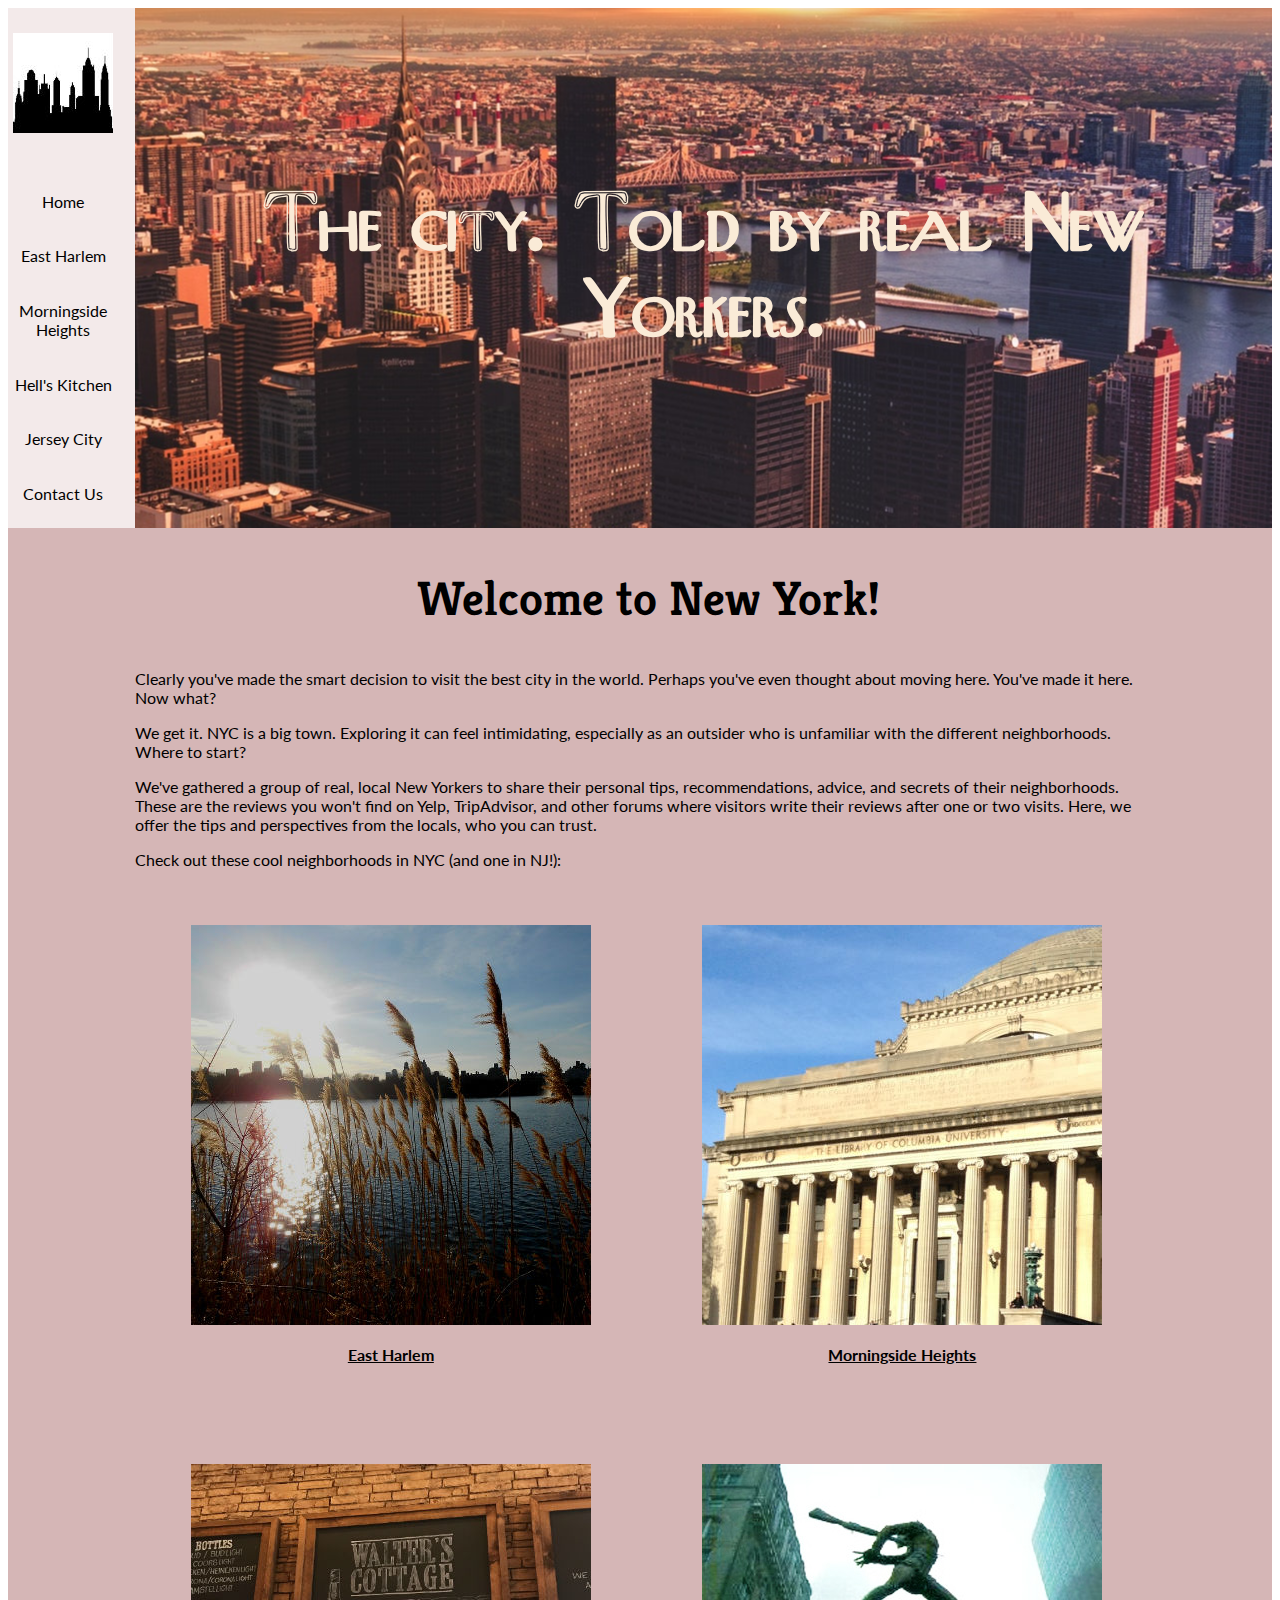
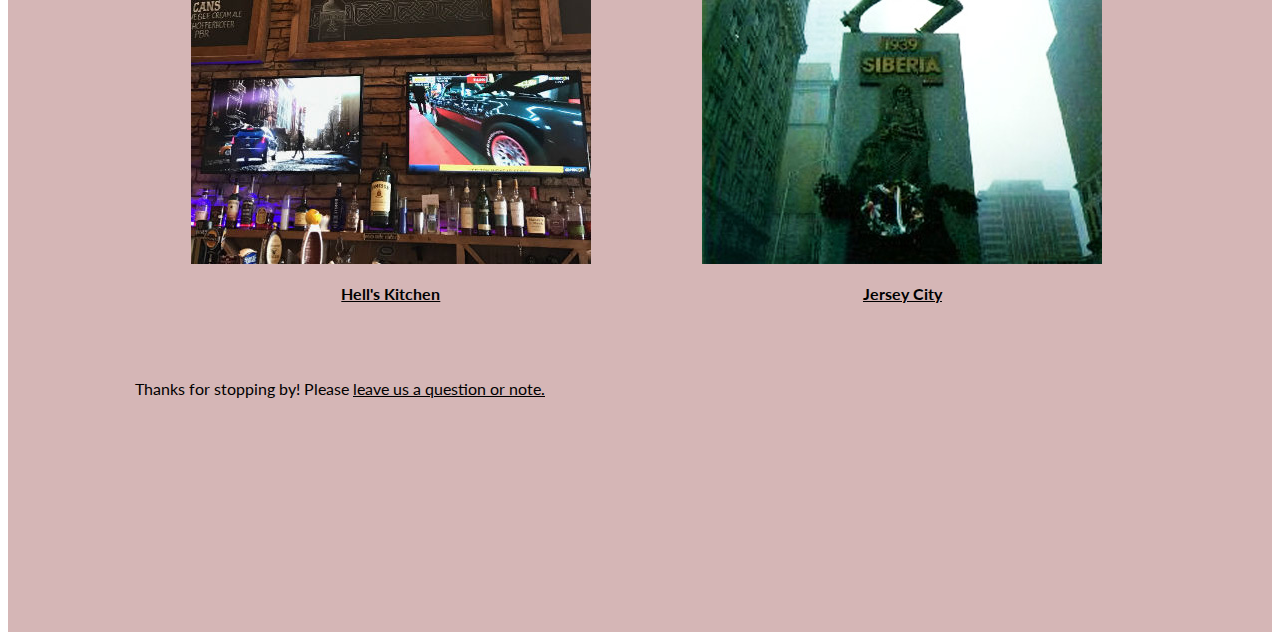
<file: group/index.html>
<!DOCTYPE html>
<html>

<head>
    <link rel="stylesheet" href="css/group-homepage.css" type="text/css" />
    <link href="https://fonts.googleapis.com/css?family=Lato" rel="stylesheet">
    <link href="https://fonts.googleapis.com/css?family=Kreon" rel="stylesheet">
    <link rel="stylesheet" href="https://cdnjs.cloudflare.com/ajax/libs/font-awesome/4.7.0/css/font-awesome.min.css">
</head>
    
<body>
	<div class="LWmain">
        <div class="LWnavbar">
                <ul class="LWnavbar-list"> 
                    <li><img src="images/logo4-resize.jpg"/></li>
                    <li><a href="#">Home</a></li>
                    <li><a href="#eastharlempage">East Harlem</a></li>
                    <li><a href="#morningsidepage">Morningside Heights</a></li>
                    <li><a href="#hellskitchenpage">Hell's Kitchen</a></li>
                    <li><a href="#jerseycitypage">Jersey City</a></li>
                    <li><a href="#contactuspage">Contact Us</a></li>    
                </ul>
         
        </div>
        
        <div class="LWchildpage">
            <div class="LWheroimage">
                <h1>The city. Told by real New Yorkers.</h1>    
            </div>
            <div class="LWarticle-title">
                <h2>Welcome to New York!</h2>
            </div>
            <div class="LWarticle-content">
                <p>Clearly you've made the smart decision to visit the best city in the world. Perhaps you've even thought about moving here. You've made it here. Now what?</p>
                <p>We get it. NYC is a big town. Exploring it can feel intimidating, especially as an outsider who is unfamiliar with the different neighborhoods. Where to start?
                </p>
                <p>We've gathered a group of real, local New Yorkers to share their personal tips, recommendations, advice, and secrets of their neighborhoods. These are the reviews you won't find on Yelp, TripAdvisor, and other forums where visitors write their reviews after one or two visits. Here, we offer the tips and perspectives from the locals, who you can trust.
                </p>
                <p>Check out these cool neighborhoods in NYC (and one in NJ!):</p>
            </div>
            
            <div class="LWtile-blocks-1">
                <div class="LWeast-harlem-tile">
                    <img src="images/centralpark.jpg">
                    <a href="#eastharlempage"><strong>East Harlem</strong></a>
                </div> 
                <div class="LWmorningside-tile">
                    <img src="images/columbia2.JPG">
                    <a href="#morningsidepage"><strong>Morningside Heights</strong></a>
                </div>    
             </div> 
            
            <div class="LWtile-blocks-2">              
                <div class="LWhells-kitchen-tile">
                    <img src="images/walters-cottage.JPG">
                    <a href="#hellskitchenpage"><strong>Hell's Kitchen</strong></a>
                </div>      
                <div class="LWjersey-city-tile">
                    <img src="images/exchange_place_jc.jpg">
                    <a href="#jerseycitypage"><strong>Jersey City</strong></a>
                </div>           
            </div>
            
            <div class="LWend-paragraph-note">
                <p>Thanks for stopping by! Please <a href="#contactuspage">leave us a question or note. </a></p>
                
                <div class="LWfooter-logos">
                <a href="#" class="LWfa fa-facebook"></a>
                <a href="#" class="LWfa fa-instagram"></a>
                <a href="#" class="LWfa fa-twitter"></a>
                <a href="#" class="LWfa fa-snapchat-ghost"></a>
                <a href="#" class="LWfa fa-youtube"></a>
            </div> 
            
            </div>
        </div>
        
  </div>
	
</body>
	
</html>
</file>
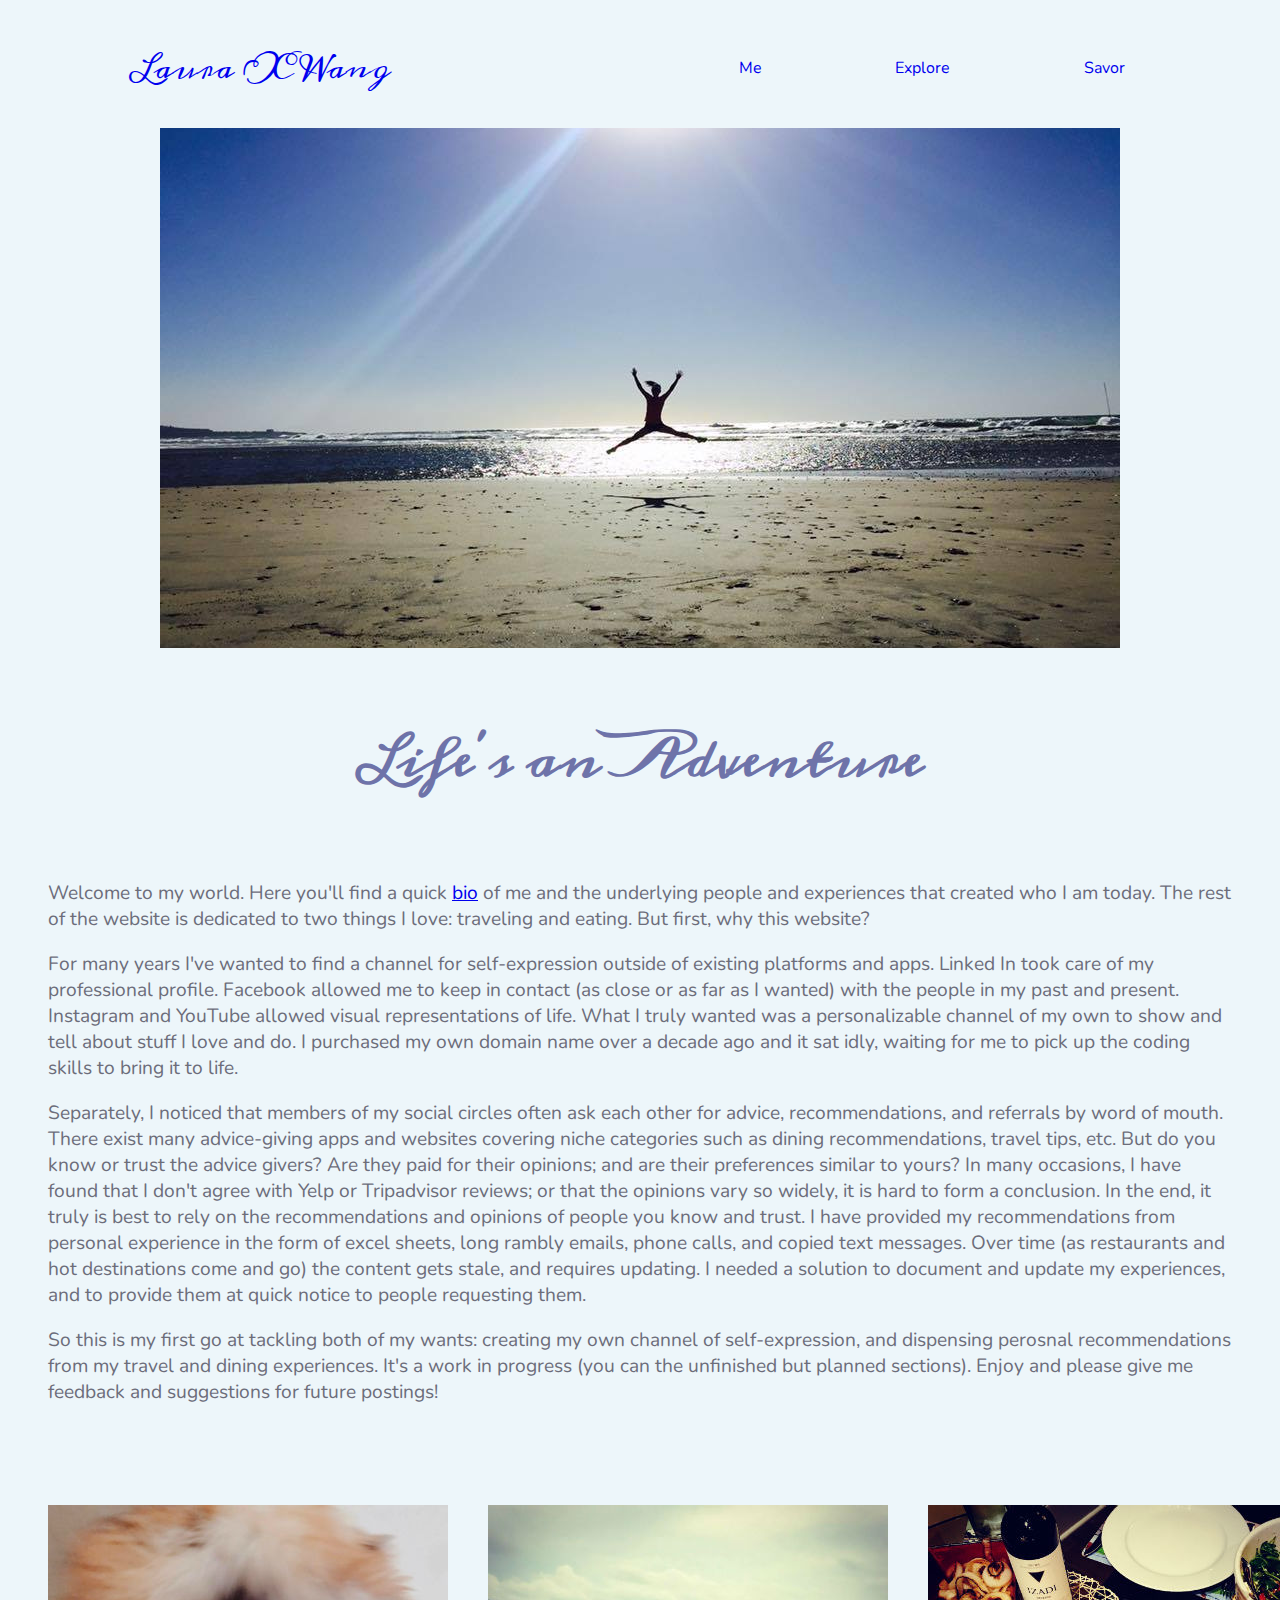
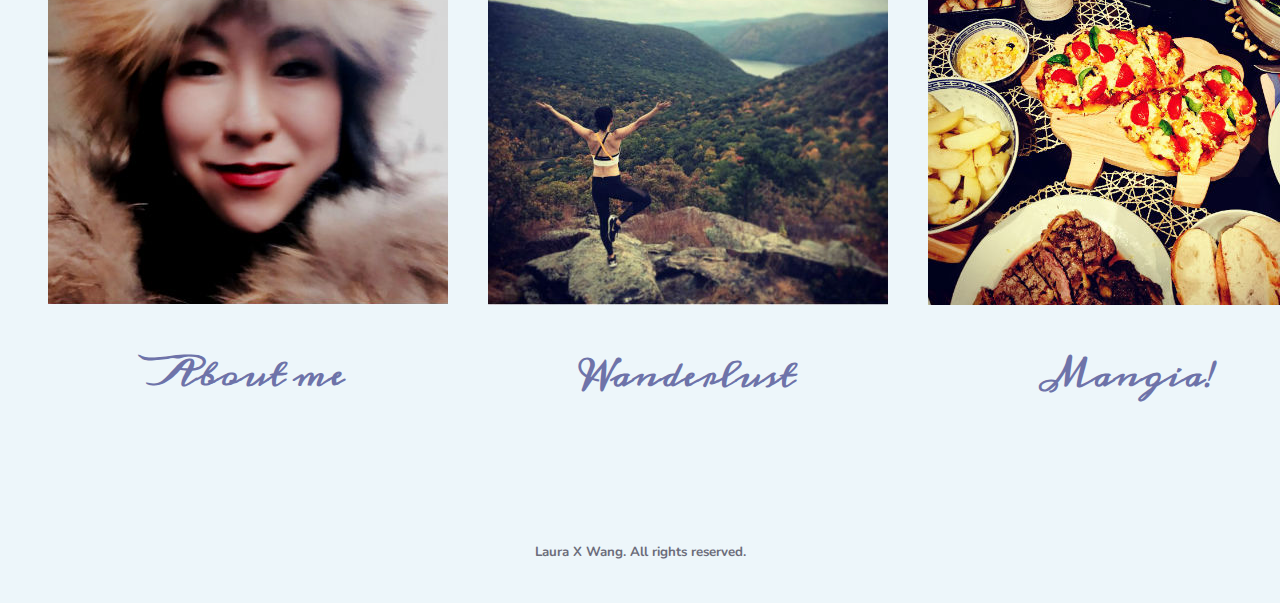
<file: My website/index.html>
<!DOCtype html>
<html>
<head>
    <link rel="stylesheet" href="css/stylesheet.css" type="text/css" />
    <link href="https://fonts.googleapis.com/css?family=Meddon" rel="stylesheet">
    <link href="https://fonts.googleapis.com/css?family=Meddon|Nunito" rel="stylesheet">
</head>

<body>
    <div class="nav-bar">
        <div class="nav-bar-items">
            <div class="my-name">
                <a href="#">Laura X Wang</a>
            </div>
            <div class="nav-links">
                <ul class=indiv-page-links>
                    <li><a href="mepage.html">Me</a></li>
                    <!-- START dropdown code -->
                    <li>
                        <div class="explore-dropdown">
                            <button class="dropbtn"><a href="explore.html">Explore</a><i class="fa fa-caret-down"></i>
                            </button>
                            <div class="dropdown-content">
                              <a href="Indonesia.html">Indonesia</a>
                              <a href="#">Ireland</a>
                              <a href="#">China</a>
                            </div>
                        </div>
                    </li>
                    <!-- END dropdown code  -->
                    <li><a href="#">Savor</a></li>
                </ul>
            </div>
        </div>
    </div>
    
    <div class="homepage-heroimage">
    </div>
    
    <div class="homepage-title">
        <h2>Life's an Adventure</h2>
    </div>
    
    <div class="homepage-content">
        <p>Welcome to my world. Here you'll find a quick <a href="mepage.html">bio</a> of me and the underlying people and experiences that created who I am today. The rest of the website is dedicated to two things I love: traveling and eating. But first, why this website?</p>
        
        <p>For many years I've wanted to find a channel for self-expression outside of existing platforms and apps. Linked In took care of my professional profile. Facebook allowed me to keep in contact (as close or as far as I wanted) with the people in my past and present. Instagram and YouTube allowed visual representations of life. What I truly wanted was a personalizable channel of my own to show and tell about stuff I love and do. I purchased my own domain name over a decade ago and it sat idly, waiting for me to pick up the coding skills to bring it to life.</p>
        
        <p>Separately, I noticed that members of my social circles often ask each other for advice, recommendations, and referrals by word of mouth. There exist many advice-giving apps and websites covering niche categories such as dining recommendations, travel tips, etc. But do you know or trust the advice givers? Are they paid for their opinions; and are their preferences similar to yours? In many occasions, I have found that I don't agree with Yelp or Tripadvisor reviews; or that the opinions vary so widely, it is hard to form a conclusion. In the end, it truly is best to rely on the recommendations and opinions of people you know and trust. I have provided my recommendations from personal experience in the form of excel sheets, long rambly emails, phone calls, and copied text messages. Over time (as restaurants and hot destinations come and go) the content gets stale, and requires updating. I needed a solution to document and update my experiences, and to provide them at quick notice to people requesting them. 
        </p>
        
        <p>So this is my first go at tackling both of my wants: creating my own channel of self-expression, and dispensing perosnal recommendations from my travel and dining experiences. It's a work in progress (you can the unfinished but planned sections). Enjoy and please give me feedback and suggestions for future postings!</p>

    </div>
    
    <div class="homepage-tiles">
        <div class="me-tile-block">
            <a href="mepage.html"><img src="images/bond-girl.jpg"/>
            </a>
            <div class="tile-text">
                <h3>About me</h3>
            </div>
        </div>
        
        <div class="explore-tile-block">
            <a href="explore.html"><img src="images/hudsonrivervalley.jpg"/>
            </a>
            <div class="tile-text">
                <h3>Wanderlust</h3>
            </div>
        </div>
        
        <div class="savor-tile-block">
            <a href="#savorpage"><img src="images/sheep-pizza.JPG"/>
            </a>
            <div class="tile-text">
                <h3>Mangia!</h3>
            </div>
        </div>

       
    </div>

    
    <div class="footer">
        <h5> Laura X Wang. All rights reserved.</h5>    
    </div>
    
</body>
</html>
</file>
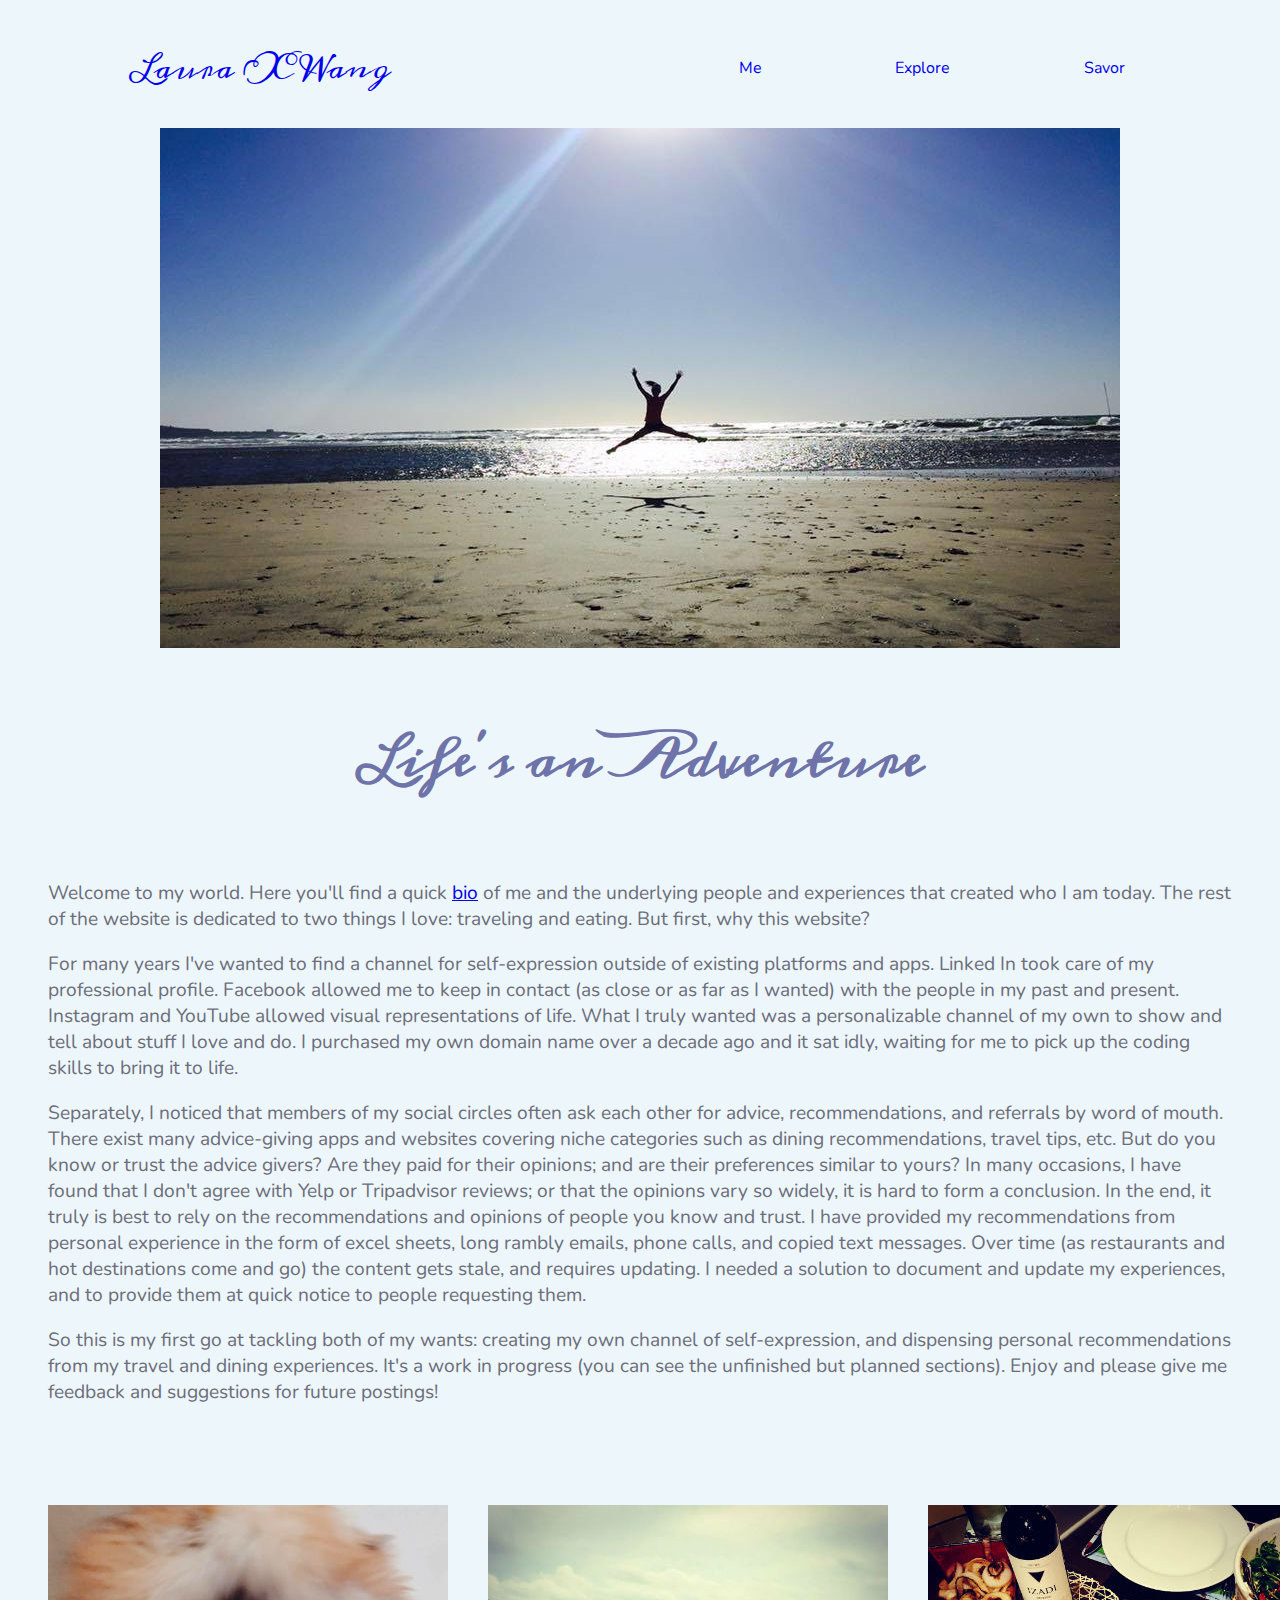
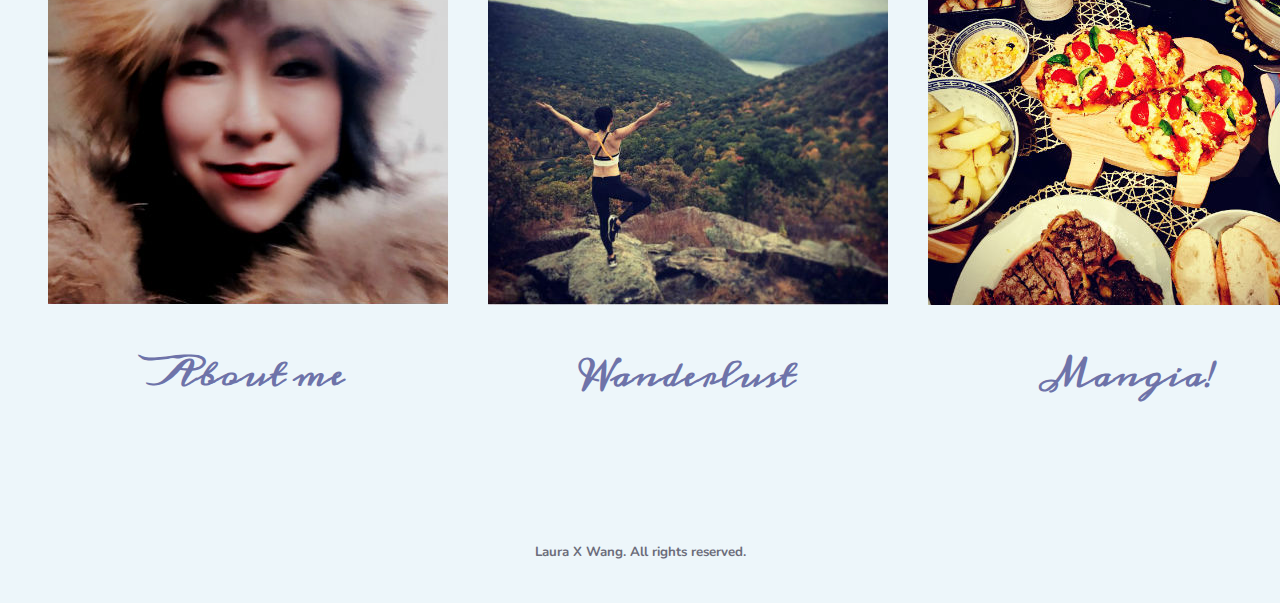
<file: my-website/index.html>
<!DOCtype html>
<html>
<head>
    <link rel="stylesheet" href="css/stylesheet.css" type="text/css" />
    <link href="https://fonts.googleapis.com/css?family=Meddon" rel="stylesheet">
    <link href="https://fonts.googleapis.com/css?family=Meddon|Nunito" rel="stylesheet">
</head>

<body>
    <div class="nav-bar">
        <div class="nav-bar-items">
            <div class="my-name">
                <a href="#">Laura X Wang</a>
            </div>
            <div class="nav-links">
                <ul class=indiv-page-links>
                    <li><a href="mepage.html">Me</a></li>
                    <!-- START dropdown code -->
                    <li>
                        <div class="explore-dropdown">
                            <button class="dropbtn"><a href="explore.html">Explore</a><i class="fa fa-caret-down"></i>
                            </button>
                            <div class="dropdown-content">
                              <a href="Indonesia.html">Indonesia</a>
                              <a href="#">Ireland</a>
                              <a href="#">China</a>
                            </div>
                        </div>
                    </li>
                    <!-- END dropdown code  -->
                    <li><a href="#">Savor</a></li>
                </ul>
            </div>
        </div>
    </div>
    
    <div class="homepage-heroimage">
    </div>
    
    <div class="homepage-title">
        <h2>Life's an Adventure</h2>
    </div>
    
    <div class="homepage-content">
        <p>Welcome to my world. Here you'll find a quick <a href="mepage.html">bio</a> of me and the underlying people and experiences that created who I am today. The rest of the website is dedicated to two things I love: traveling and eating. But first, why this website?</p>
        
        <p>For many years I've wanted to find a channel for self-expression outside of existing platforms and apps. Linked In took care of my professional profile. Facebook allowed me to keep in contact (as close or as far as I wanted) with the people in my past and present. Instagram and YouTube allowed visual representations of life. What I truly wanted was a personalizable channel of my own to show and tell about stuff I love and do. I purchased my own domain name over a decade ago and it sat idly, waiting for me to pick up the coding skills to bring it to life.</p>
        
        <p>Separately, I noticed that members of my social circles often ask each other for advice, recommendations, and referrals by word of mouth. There exist many advice-giving apps and websites covering niche categories such as dining recommendations, travel tips, etc. But do you know or trust the advice givers? Are they paid for their opinions; and are their preferences similar to yours? In many occasions, I have found that I don't agree with Yelp or Tripadvisor reviews; or that the opinions vary so widely, it is hard to form a conclusion. In the end, it truly is best to rely on the recommendations and opinions of people you know and trust. I have provided my recommendations from personal experience in the form of excel sheets, long rambly emails, phone calls, and copied text messages. Over time (as restaurants and hot destinations come and go) the content gets stale, and requires updating. I needed a solution to document and update my experiences, and to provide them at quick notice to people requesting them. 
        </p>
        
        <p>So this is my first go at tackling both of my wants: creating my own channel of self-expression, and dispensing personal recommendations from my travel and dining experiences. It's a work in progress (you can see the unfinished but planned sections). Enjoy and please give me feedback and suggestions for future postings!</p>

    </div>
    
    <div class="homepage-tiles">
        <div class="me-tile-block">
            <a href="mepage.html"><img src="images/bond-girl.jpg"/>
            </a>
            <div class="tile-text">
                <h3>About me</h3>
            </div>
        </div>
        
        <div class="explore-tile-block">
            <a href="explore.html"><img src="images/hudsonrivervalley.jpg"/>
            </a>
            <div class="tile-text">
                <h3>Wanderlust</h3>
            </div>
        </div>
        
        <div class="savor-tile-block">
            <a href="#savorpage"><img src="images/sheep-pizza.JPG"/>
            </a>
            <div class="tile-text">
                <h3>Mangia!</h3>
            </div>
        </div>

       
    </div>

    
    <div class="footer">
        <h5> Laura X Wang. All rights reserved.</h5>    
    </div>
    
</body>
</html>
</file>
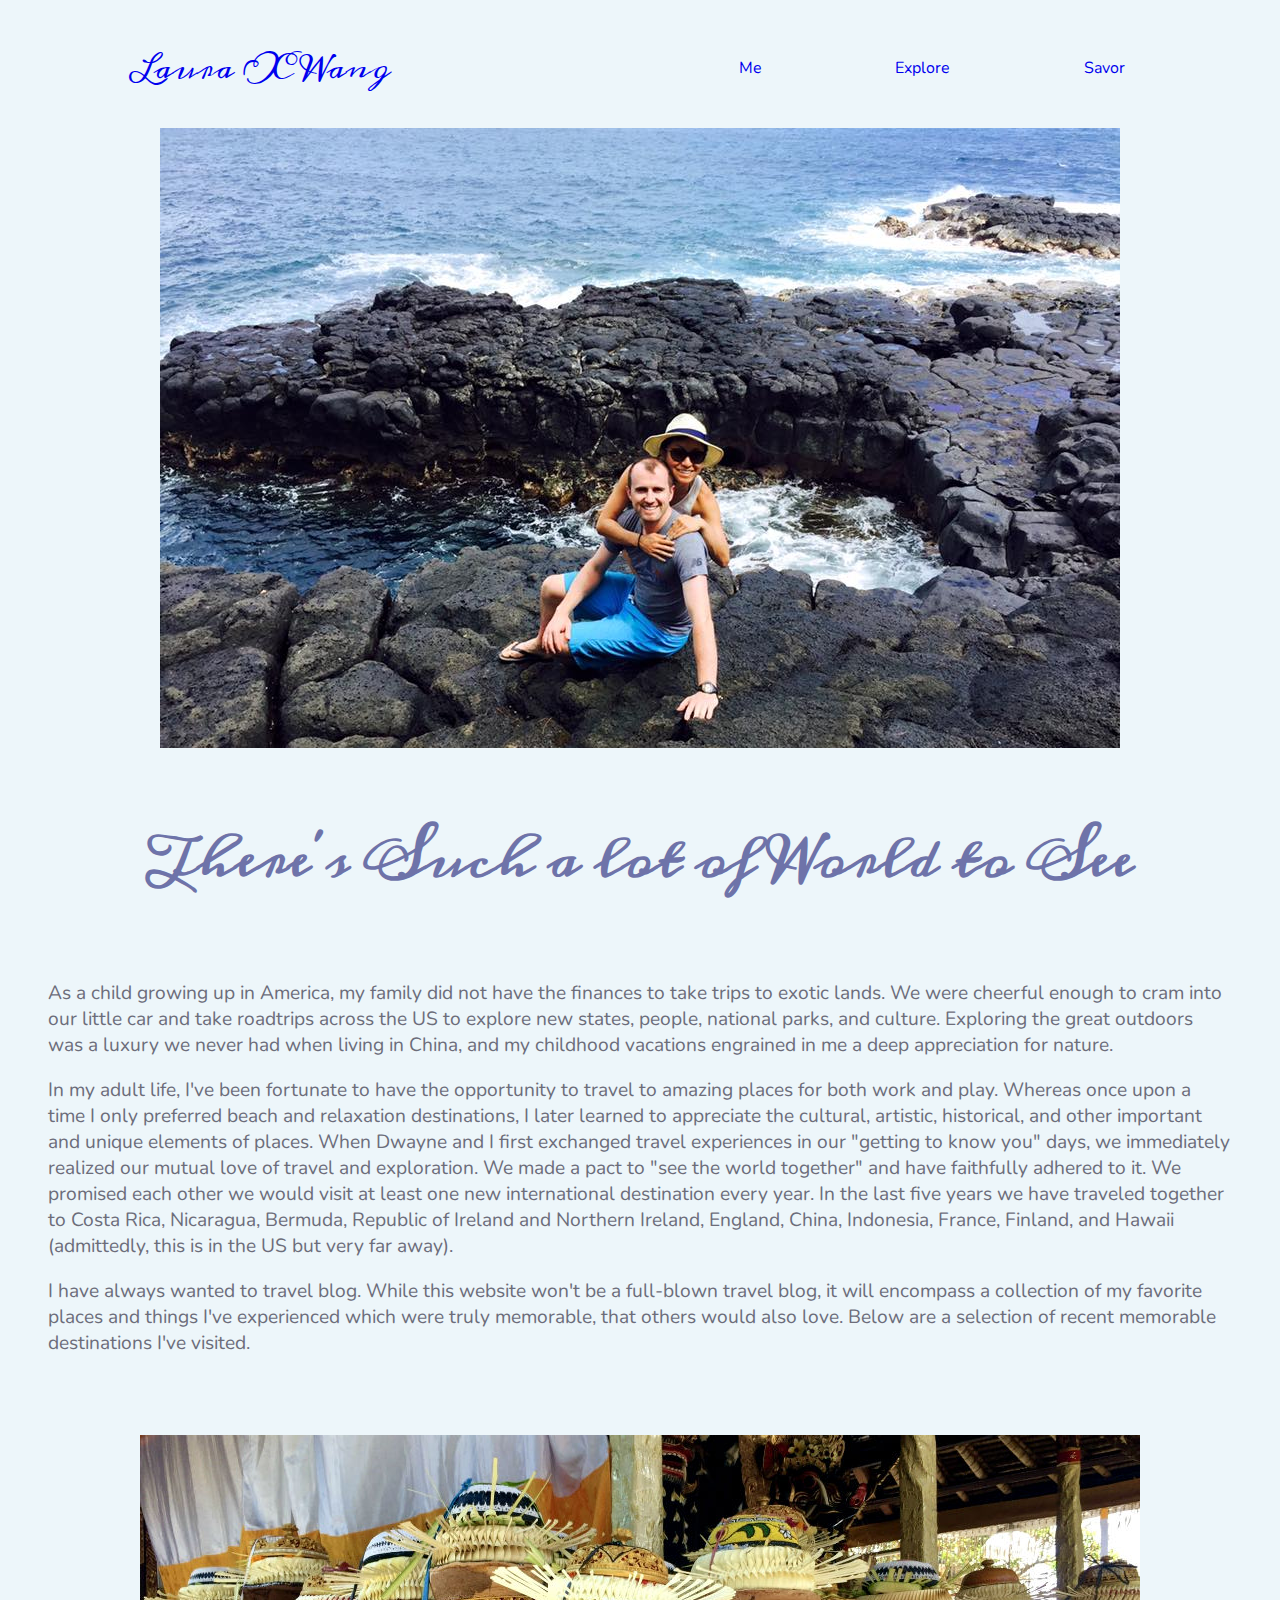
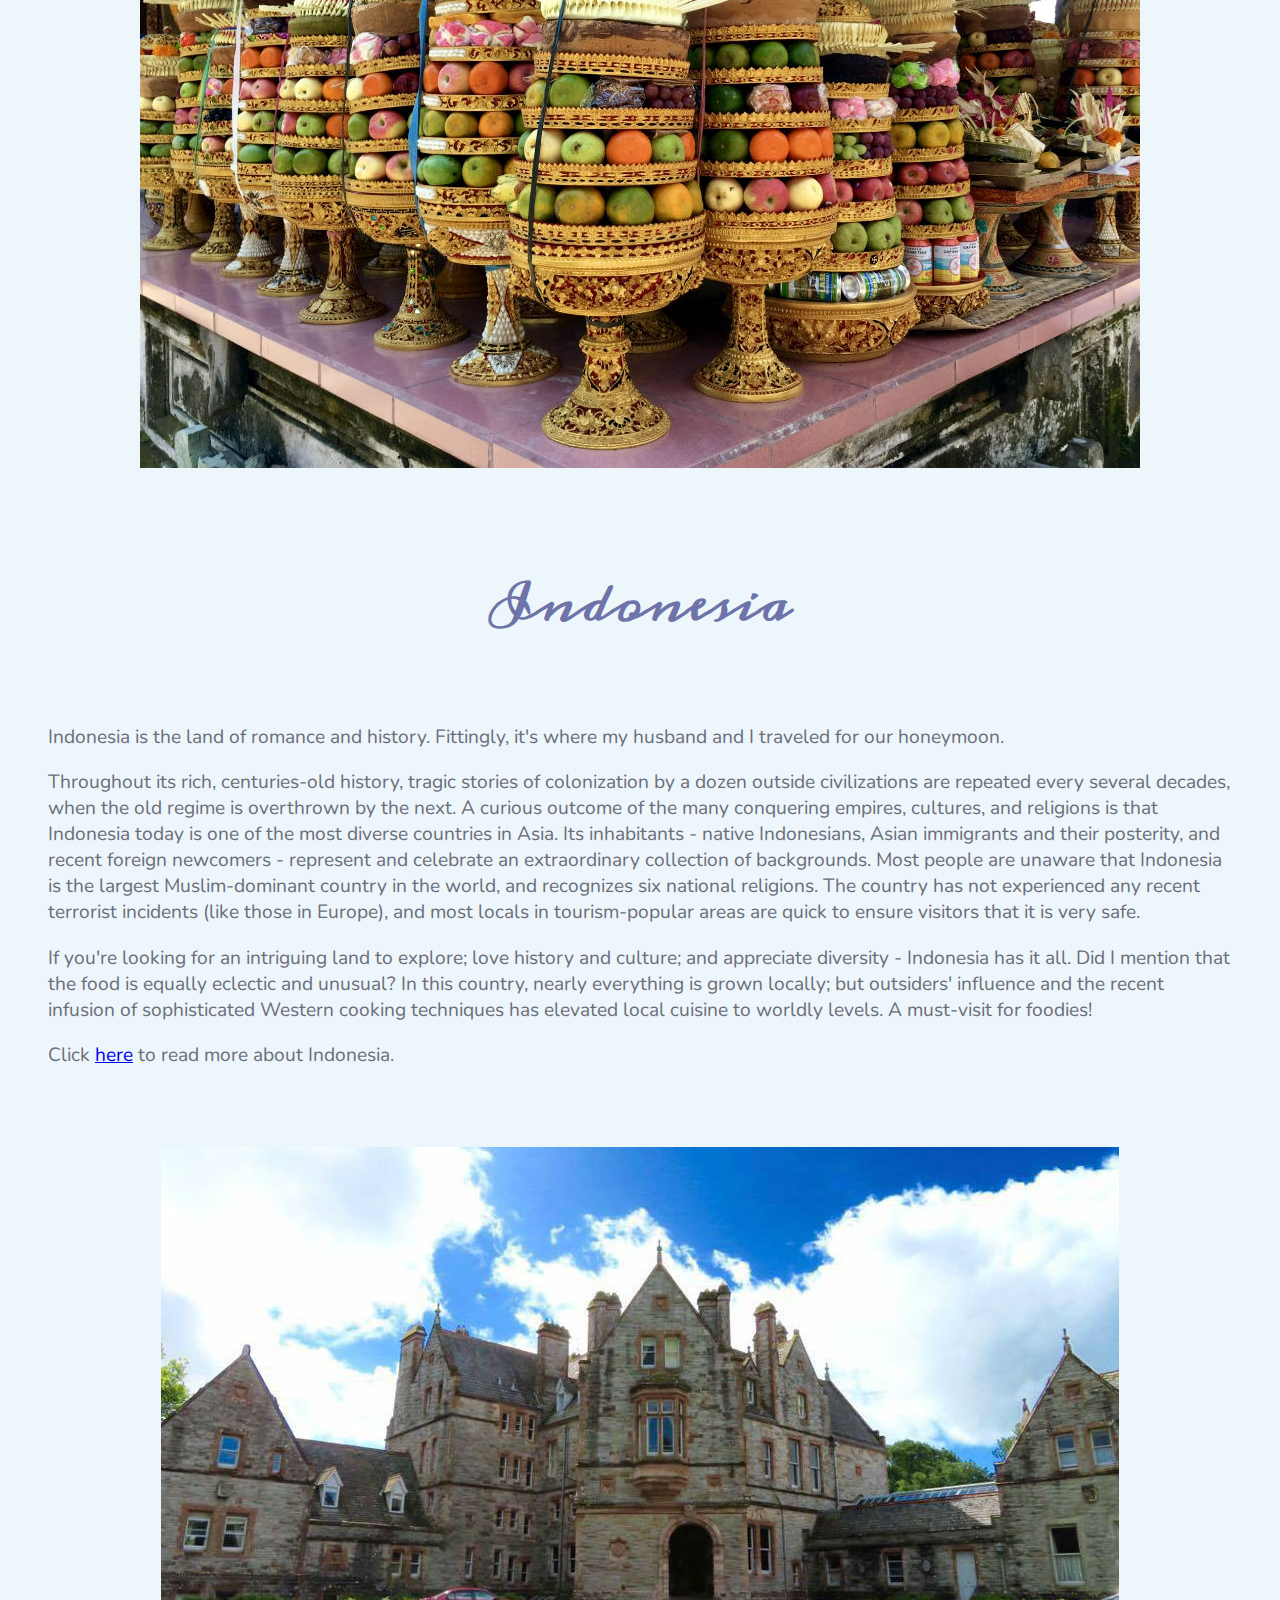
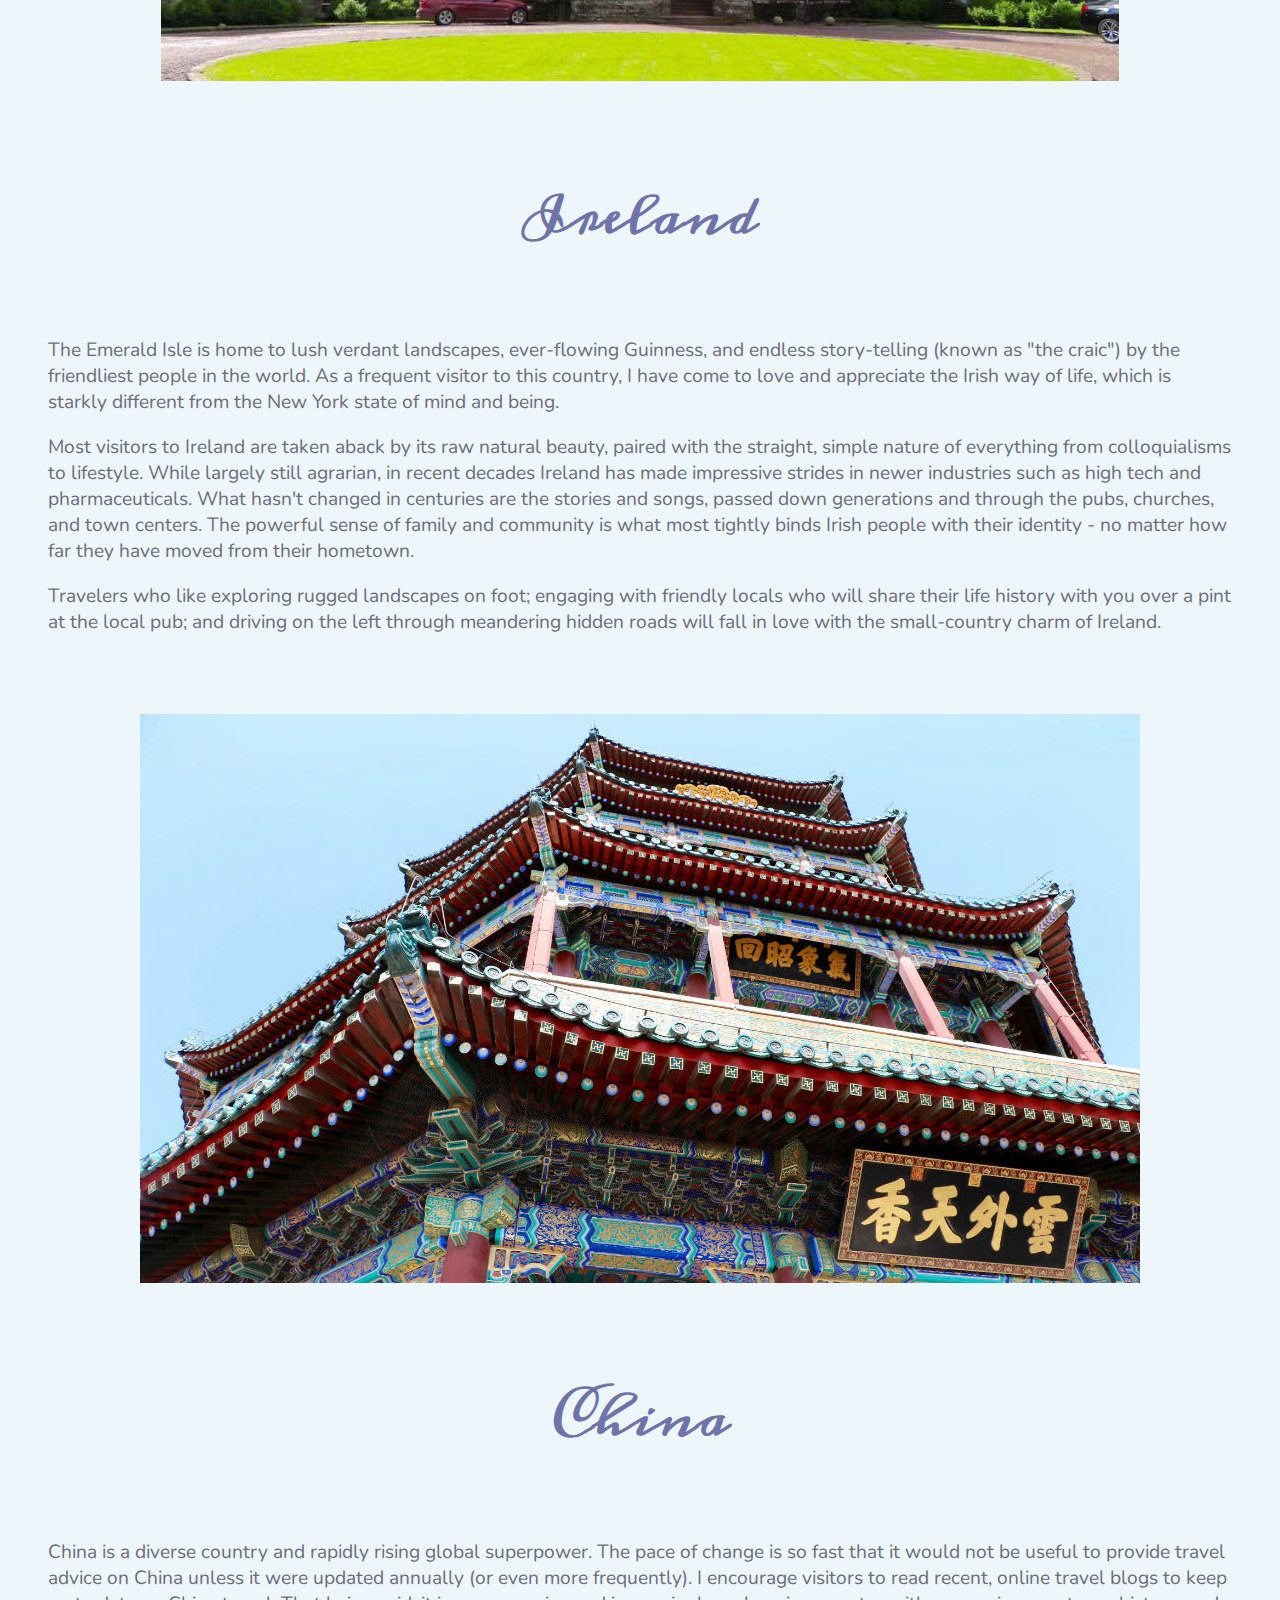
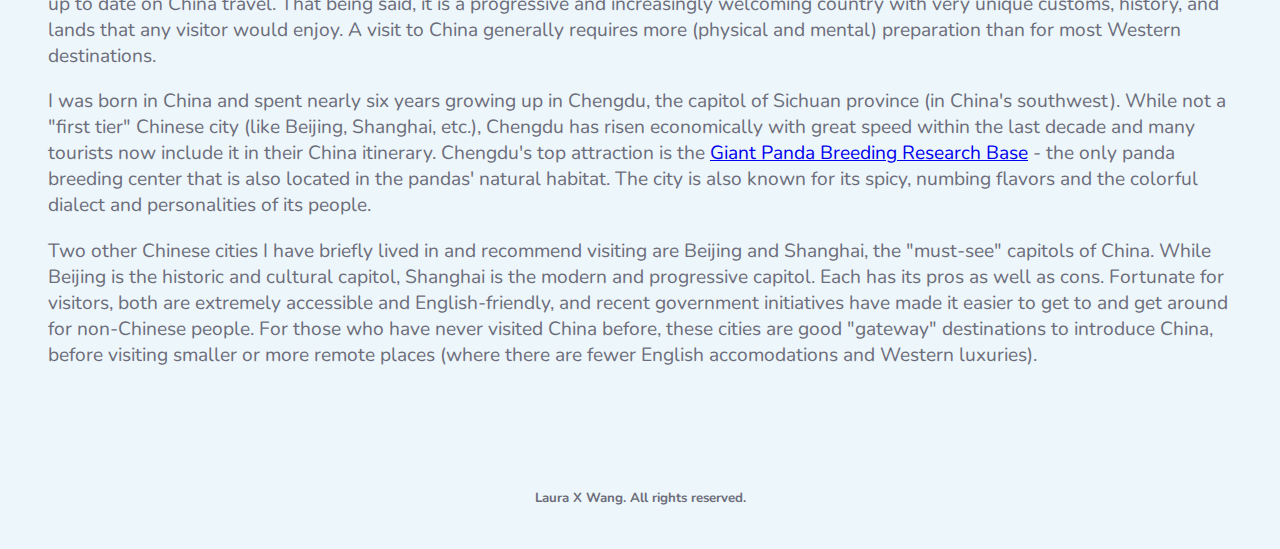
<file: My website/explore.html>
<!DOCtype html>
<html>
    
<head>
    <link rel="stylesheet" href="css/stylesheet.css" type="text/css" />
    <link href="https://fonts.googleapis.com/css?family=Meddon" rel="stylesheet">
    <link href="https://fonts.googleapis.com/css?family=Meddon|Nunito" rel="stylesheet">
   
</head>

<body>
    <div class="nav-bar">
        <div class="nav-bar-items">
            <div class="my-name">
                <a href="index.html">Laura X Wang</a>
                
            </div>
            <div class="nav-links">
                <ul class=indiv-page-links>
                    <li><a href="mepage.html">Me</a></li>
                     <!-- START dropdown code -->
                    <li>
                        <div class="explore-dropdown">
                            <button class="dropbtn"><a href="explore.html">Explore</a><i class="fa fa-caret-down"></i>
                            </button>
                            <div class="dropdown-content">
                              <a href="Indonesia.html">Indonesia</a>
                              <a href="#">Ireland</a>
                              <a href="#">China</a>
                            </div>
                        </div>
                    </li>
                    <!-- END dropdown code -->
                    <li><a href="#">Savor</a></li>
                </ul>
            </div>
        </div>
    </div>
    
    <div class="explore-heroimage">
    </div>
    
    <div class="explore-title">
        <h2>There's Such a lot of World to See</h2>
    </div>
    
    <div class="explore-intro-content">
        
        <p>As a child growing up in America, my family did not have the finances to take trips to exotic lands. We were cheerful enough to cram into our little car and take roadtrips across the US to explore new states, people, national parks, and culture. Exploring the great outdoors was a luxury we never had when living in China, and my childhood vacations engrained in me a deep appreciation for nature.
        </p>
        <p>In my adult life, I've been fortunate to have the opportunity to travel to amazing places for both work and play. Whereas once upon a time I only preferred beach and relaxation destinations, I later learned to appreciate the cultural, artistic, historical, and other important and unique elements of places. When Dwayne and I first exchanged travel experiences in our "getting to know you" days, we immediately realized our mutual love of travel and exploration. We made a pact to "see the world together" and have faithfully adhered to it. We promised each other we would visit at least one new international destination every year. In the last five years we have traveled together to Costa Rica, Nicaragua, Bermuda, Republic of Ireland and Northern Ireland, England, China, Indonesia, France, Finland, and Hawaii (admittedly, this is in the US but very far away).
        </p>
        <p>I have always wanted to travel blog. While this website won't be a full-blown travel blog, it will encompass a collection of my favorite places and things I've experienced which were truly memorable, that others would also love. Below are a selection of recent memorable destinations I've visited. </p>
    </div>
    
    <div class="indonesia-pic">
        <img src="images/fruit-baskets-2.JPG"/>
    </div>
    
    <div class="indonesia-title">
        <h2>Indonesia</h2>
    </div>
    
    <div class="indonesia-content">
        <p>Indonesia is the land of romance and history. Fittingly, it's where my husband and I traveled for our honeymoon.  </p>
        <p>Throughout its rich, centuries-old history, tragic stories of colonization by a dozen outside civilizations are repeated every several decades, when the old regime is overthrown by the next. A curious outcome of the many conquering empires, cultures, and religions is that Indonesia today is one of the most diverse countries in Asia. Its inhabitants - native Indonesians, Asian immigrants and their posterity, and recent foreign newcomers - represent and celebrate an extraordinary collection of backgrounds. Most people are unaware that Indonesia is the largest Muslim-dominant country in the world, and recognizes six national religions. The country has not experienced any recent terrorist incidents (like those in Europe), and most locals in tourism-popular areas are quick to ensure visitors that it is very safe.
        </p>
        <p> If you're looking for an intriguing land to explore; love history and culture; and appreciate diversity - Indonesia has it all. Did I mention that the food is equally eclectic and unusual? In this country, nearly everything is grown locally; but outsiders' influence and the recent infusion of sophisticated Western cooking techniques has elevated local cuisine to worldly levels. A must-visit for foodies!</p>
        <p>Click <a href="Indonesia.html">here</a> to read more about Indonesia.</p>
    </div>
    
    <div class="ireland-pic">
        <img src="images/castle-leslie.jpg"/>
    </div>
    
    <div class="ireland-title">
        <h2>Ireland</h2>
    </div>
    
    <div class="ireland-content">
        <p>The Emerald Isle is home to lush verdant landscapes, ever-flowing Guinness, and endless story-telling (known as "the craic") by the friendliest people in the world. As a frequent visitor to this country, I have come to love and appreciate the Irish way of life, which is starkly different from the New York state of mind and being.
        </p>
        <p>Most visitors to Ireland are taken aback by its raw natural beauty, paired with the straight, simple nature of everything from colloquialisms to lifestyle. While largely still agrarian, in recent decades Ireland has made impressive strides in newer industries such as high tech and pharmaceuticals. What hasn't changed in centuries are the stories and songs, passed down generations and through the pubs, churches, and town centers. The powerful sense of family and community is what most tightly binds Irish people with their identity - no matter how far they have moved from their hometown.</p>
        <p>Travelers who like exploring rugged landscapes on foot; engaging with friendly locals who will share their life history with you over a pint at the local pub; and driving on the left through meandering hidden roads will fall in love with the small-country charm of Ireland.</p>
    </div>
    
    <div class="china-pic">
        <img src="images/new-pagoda.jpg"/>
    </div>
    
    <div class="china-title">
        <h2>China</h2>
    </div>
    
    <div class="china-content">
        <p>China is a diverse country and rapidly rising global superpower. The pace of change is so fast that it would not be useful to provide travel advice on China unless it were updated annually (or even more frequently). I encourage visitors to read recent, online travel blogs to keep up to date on China travel. That being said, it is a progressive and increasingly welcoming country with very unique customs, history, and lands that any visitor would enjoy. A visit to China generally requires more (physical and mental) preparation than for most Western destinations. </p>
        
        <p>I was born in China and spent nearly six years growing up in Chengdu, the capitol of Sichuan province (in China's southwest). While not a "first tier" Chinese city (like Beijing, Shanghai, etc.), Chengdu has risen economically with great speed within the last decade and many tourists now include it in their China itinerary. Chengdu's top attraction is the <a href="http://www.panda.org.cn/english/">Giant Panda Breeding Research Base</a> - the only panda breeding center that is also located in the pandas' natural habitat. The city is also known for its spicy, numbing flavors and the colorful dialect and personalities of its people. 
        </p>
        <p>Two other Chinese cities I have briefly lived in and recommend visiting are Beijing and Shanghai, the "must-see" capitols of China. While Beijing is the historic and cultural capitol, Shanghai is the modern and progressive capitol. Each has its pros as well as cons. Fortunate for visitors, both are extremely accessible and English-friendly, and recent government initiatives have made it easier to get to and get around for non-Chinese people. For those who have never visited China before, these cities are good "gateway" destinations to introduce China, before visiting smaller or more remote places (where there are fewer English accomodations and Western luxuries).
        </p>
    </div>
    
    <div class="footer">
        <h5>Laura X Wang. All rights reserved.</h5>    
    </div>
    
</body>

</html>
</file>
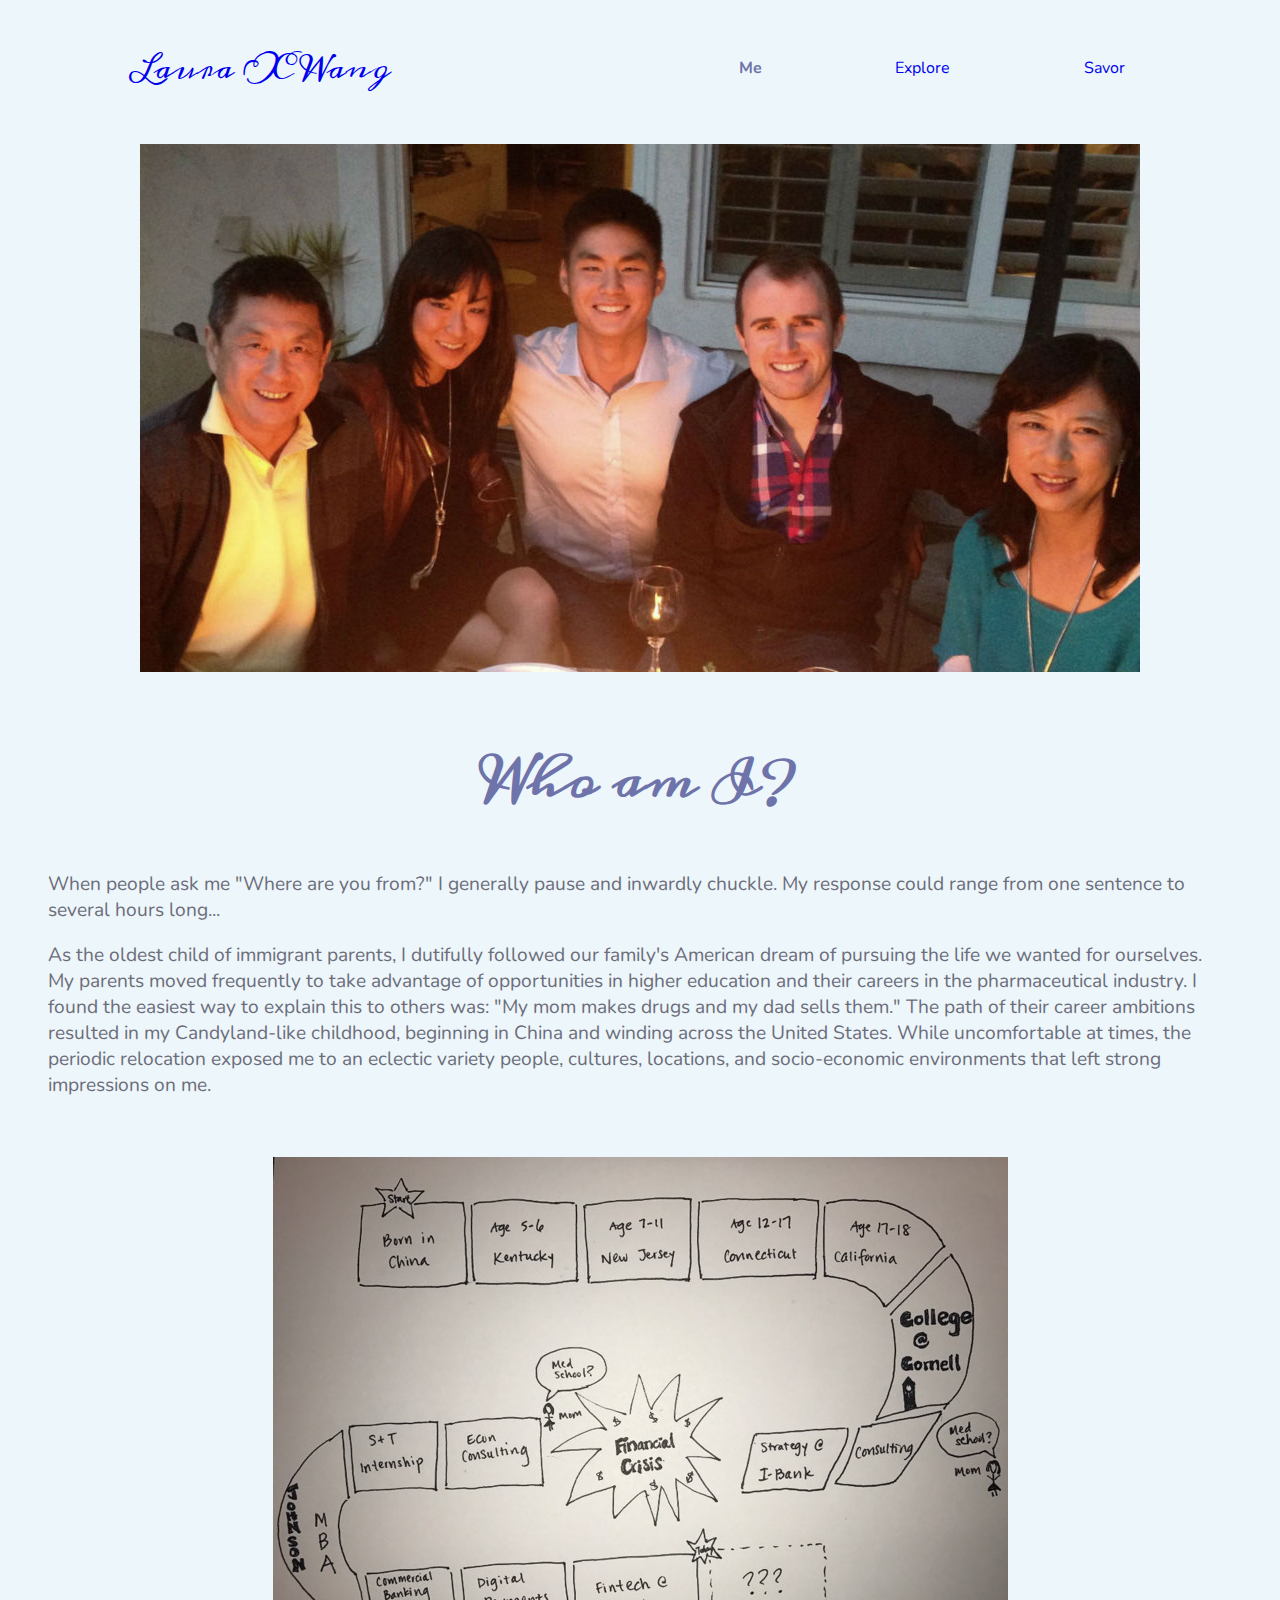
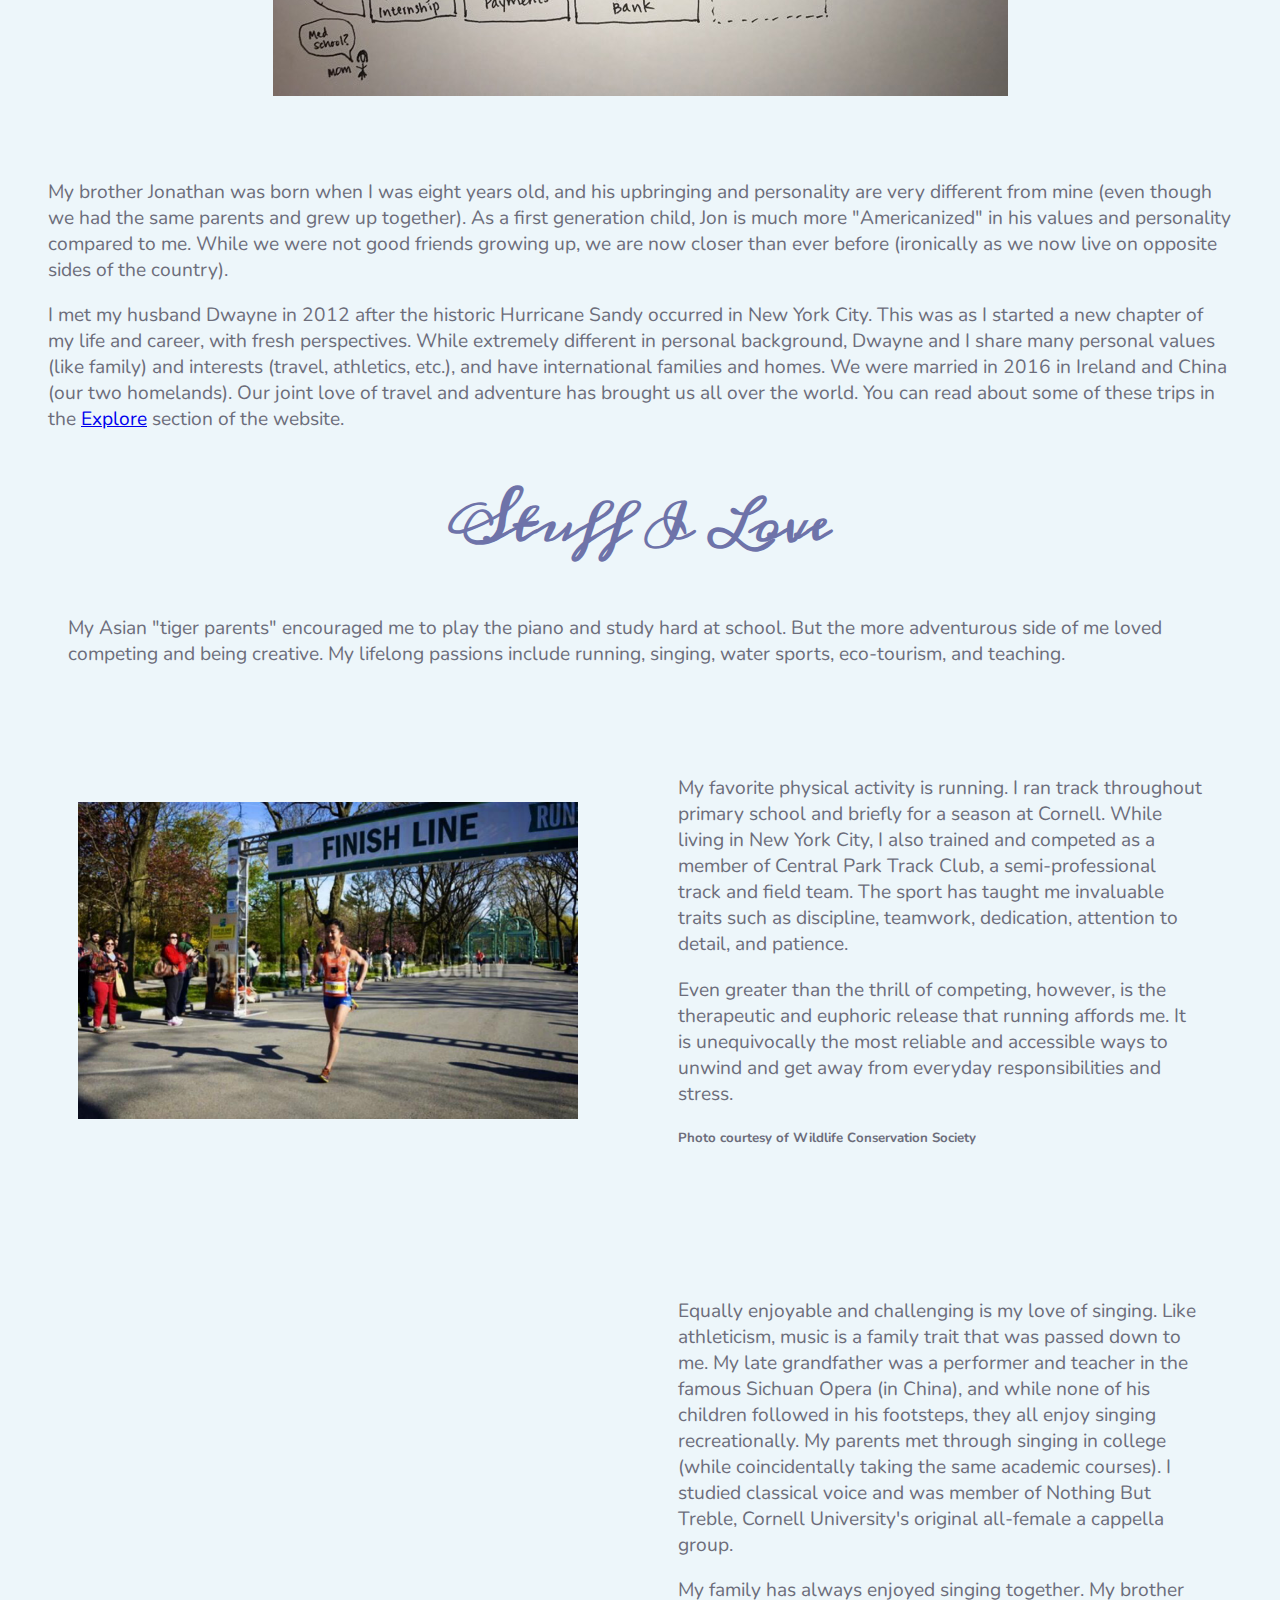
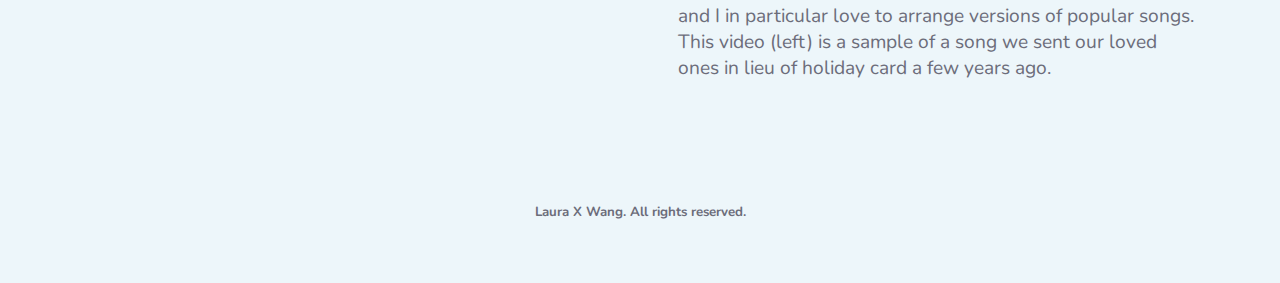
<file: My website/mepage.html>
<!DOCtype html>
<html>
    
<head>
    <link rel="stylesheet" href="css/stylesheet.css" type="text/css" />
    <link href="https://fonts.googleapis.com/css?family=Meddon" rel="stylesheet">
    <link href="https://fonts.googleapis.com/css?family=Meddon|Nunito" rel="stylesheet">
   
</head>

<body>
    <div class="nav-bar">
        <div class="nav-bar-items">
            <div class="my-name">
                <a href="index.html">Laura X Wang</a>
            </div>
            <div class="nav-links">
                <ul class=indiv-page-links>
                    <li><strong>Me</strong></li>
                     <!-- START dropdown code -->
                     <li>
                        <div class="explore-dropdown">
                            <button class="dropbtn"><a href="explore.html">Explore</a><i class="fa fa-caret-down"></i>
                            </button>
                            <div class="dropdown-content">
                              <a href="Indonesia.html">Indonesia</a>
                              <a href="#">Ireland</a>
                              <a href="#">China</a>
                            </div>
                        </div>
                    </li>
                     <!-- END dropdown code -->
                    <li><a href="#">Savor</a></li>
                </ul>
            </div>
        </div>
    </div>
    
    <div class="me-heroimage">
    </div>
    
    <div class="who-am-I-title">
        <h2>Who am I?</h2>
    </div>
    
    <div class="who-am-I-content">
        <p>When people ask me "Where are you from?" I generally pause and inwardly chuckle. My response could range from one sentence to several hours long... 
        </p>
        <p>As the oldest child of immigrant parents, I dutifully followed our family's American dream of pursuing the life we wanted for ourselves. My parents moved frequently to take advantage of opportunities in higher education and their careers in the pharmaceutical industry. I found the easiest way to explain this to others was: "My mom makes drugs and my dad sells them." The path of their career ambitions resulted in my Candyland-like childhood, beginning in China and winding across the United States. While uncomfortable at times, the periodic relocation exposed me to an eclectic variety people, cultures, locations, and socio-economic environments that left strong impressions on me.
        </p>
    </div>
    
    <div class="candyland-pic">
        <img src="images/candyland.jpg"/>
    </div>
    
    <div class="other-fam-members">
        <p> My brother Jonathan was born when I was eight years old, and his upbringing and personality are very different from mine (even though we had the same parents and grew up together). As a first generation child, Jon is much more "Americanized" in his values and personality compared to me. While we were not good friends growing up, we are now closer than ever before (ironically as we now live on opposite sides of the country).</p>
        
        <p>I met my husband Dwayne in 2012 after the historic Hurricane Sandy occurred in New York City. This was as I started a new chapter of my life and career, with fresh perspectives. While extremely different in personal background, Dwayne and I share many personal values (like family) and interests (travel, athletics, etc.), and have international families and homes. We were married in 2016 in Ireland and China (our two homelands). Our joint love of travel and adventure has brought us all over the world. You can read about some of these trips in the <a href="explore.html">Explore</a> section of the website. </p>
    
    <div class="stuff-i-love-title">
        <h2>Stuff I Love</h2>
    </div>
    
    <div class="tiger-content">
        <p> My Asian "tiger parents" encouraged me to play the piano and study hard at school. But the more adventurous side of me loved competing and being creative. My  lifelong passions include running, singing, water sports, eco-tourism, and teaching.
        </p>

    </div>
    
    <div class="running">
        <div class="running-pic">
        <img src="images/finishline-cropped.png"/>
        </div>
        <div class="running-blurb">
            <p>My favorite physical activity is running. I ran track throughout primary school and briefly for a season at Cornell. While living in New York City, I also trained and competed as a member of Central Park Track Club, a semi-professional track and field team. The sport has taught me invaluable traits such as discipline, teamwork, dedication,  attention to detail, and patience. </p>
            <p>Even greater than the thrill of competing, however, is the therapeutic and euphoric release that running affords me. It is unequivocally the most reliable and accessible ways to unwind and get away from everyday responsibilities and stress. 
            </p>
            <div class="photo-credit">
                <h5>Photo courtesy of Wildlife Conservation Society</h5></div>
            
        </div>
    </div>
    
    <div class="singing">
        <div class="music-video">
            <iframe width="500" height="317" src="https://www.youtube.com/embed/Yh6pzIhuU7s?rel=0" frameborder="0" allowfullscreen></iframe>
        </div>
        <div class="singing-blurb">
            <p>Equally enjoyable and challenging is my love of singing. Like athleticism, music is a family trait that was passed down to me. My late grandfather was a performer and teacher in the famous Sichuan Opera (in China), and while none of his children followed in his footsteps, they all enjoy singing recreationally. My parents met through singing in college (while coincidentally taking the same academic courses). I studied classical voice and was member of Nothing But Treble, Cornell University's original all-female a cappella group. </p>
            <p>My family has always enjoyed singing together. My brother and I in particular love to arrange versions of popular songs. This video (left) is a sample of a song we sent our loved ones in lieu of holiday card a few years ago. </p>
        </div>
    </div>  
    
    <div class="footer">
        <h5> Laura X Wang. All rights reserved.</h5>    
    </div>
    
</body>

</html>
</file>
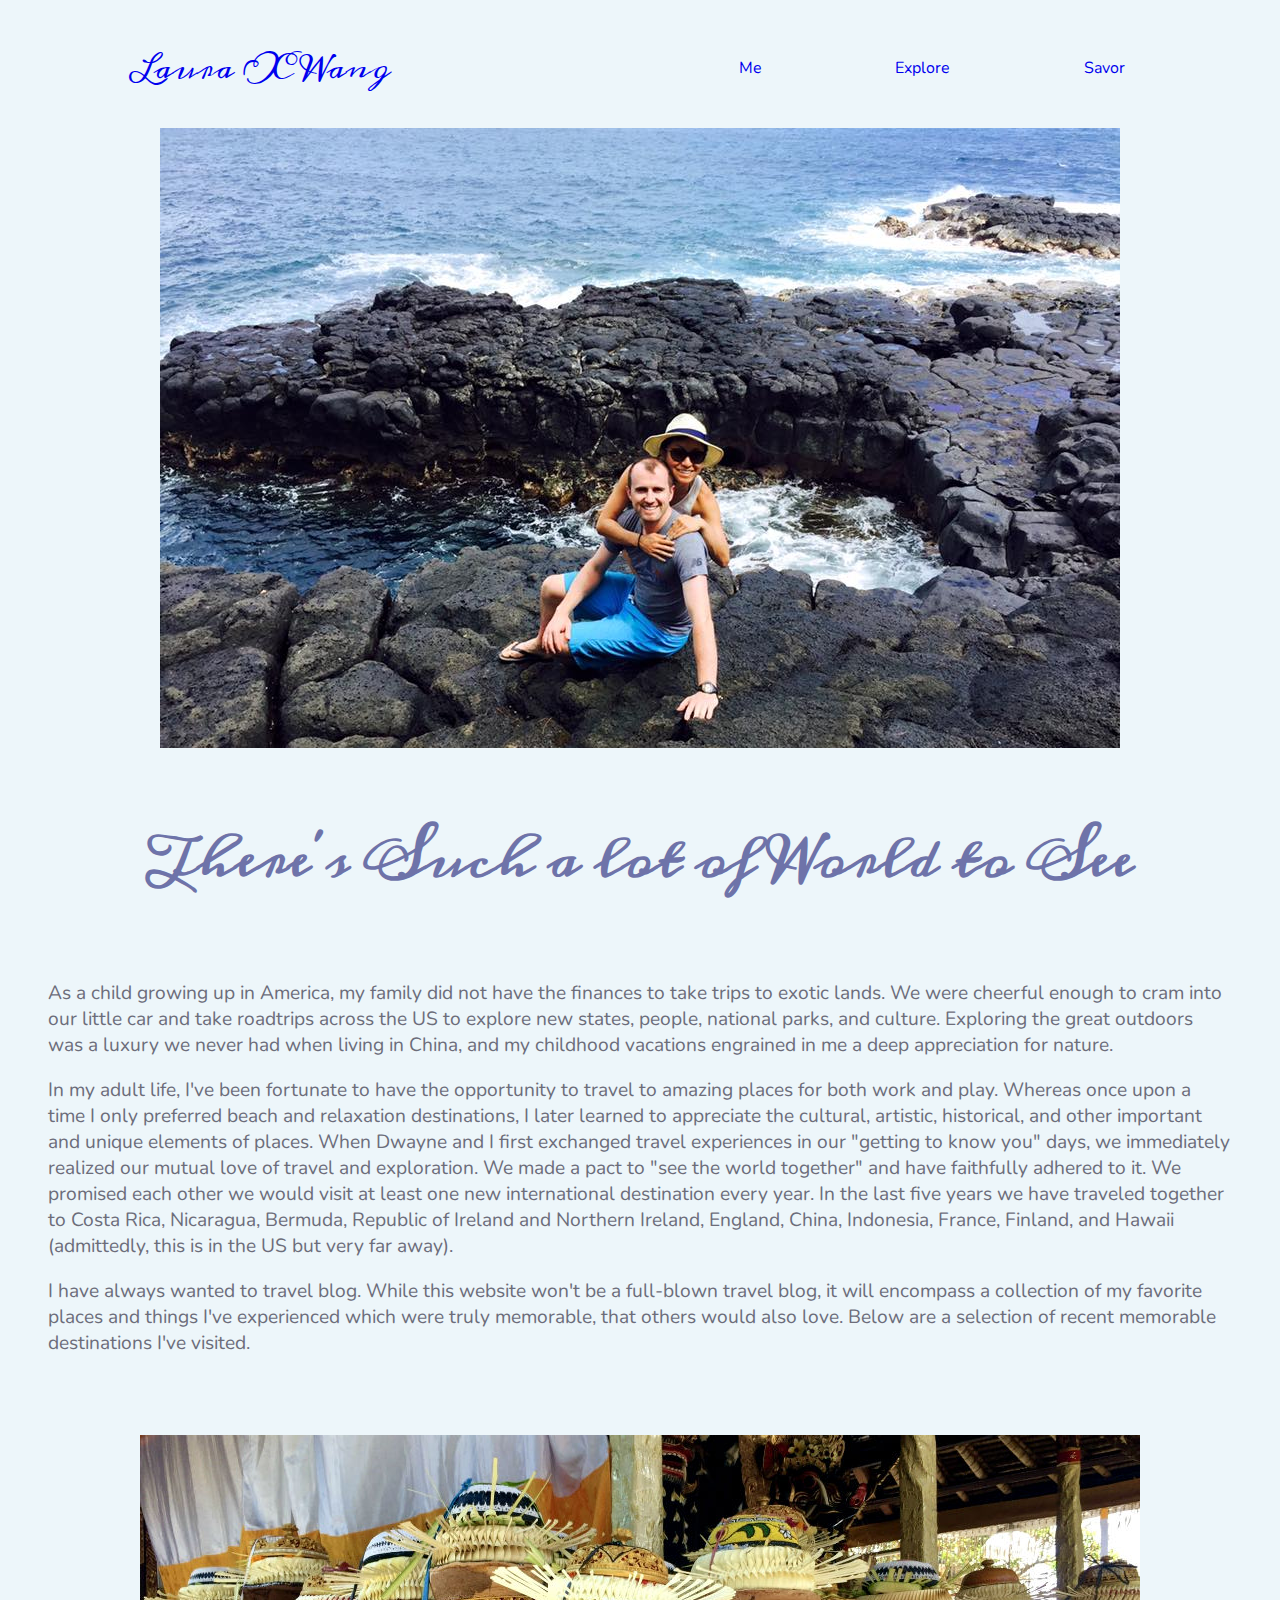
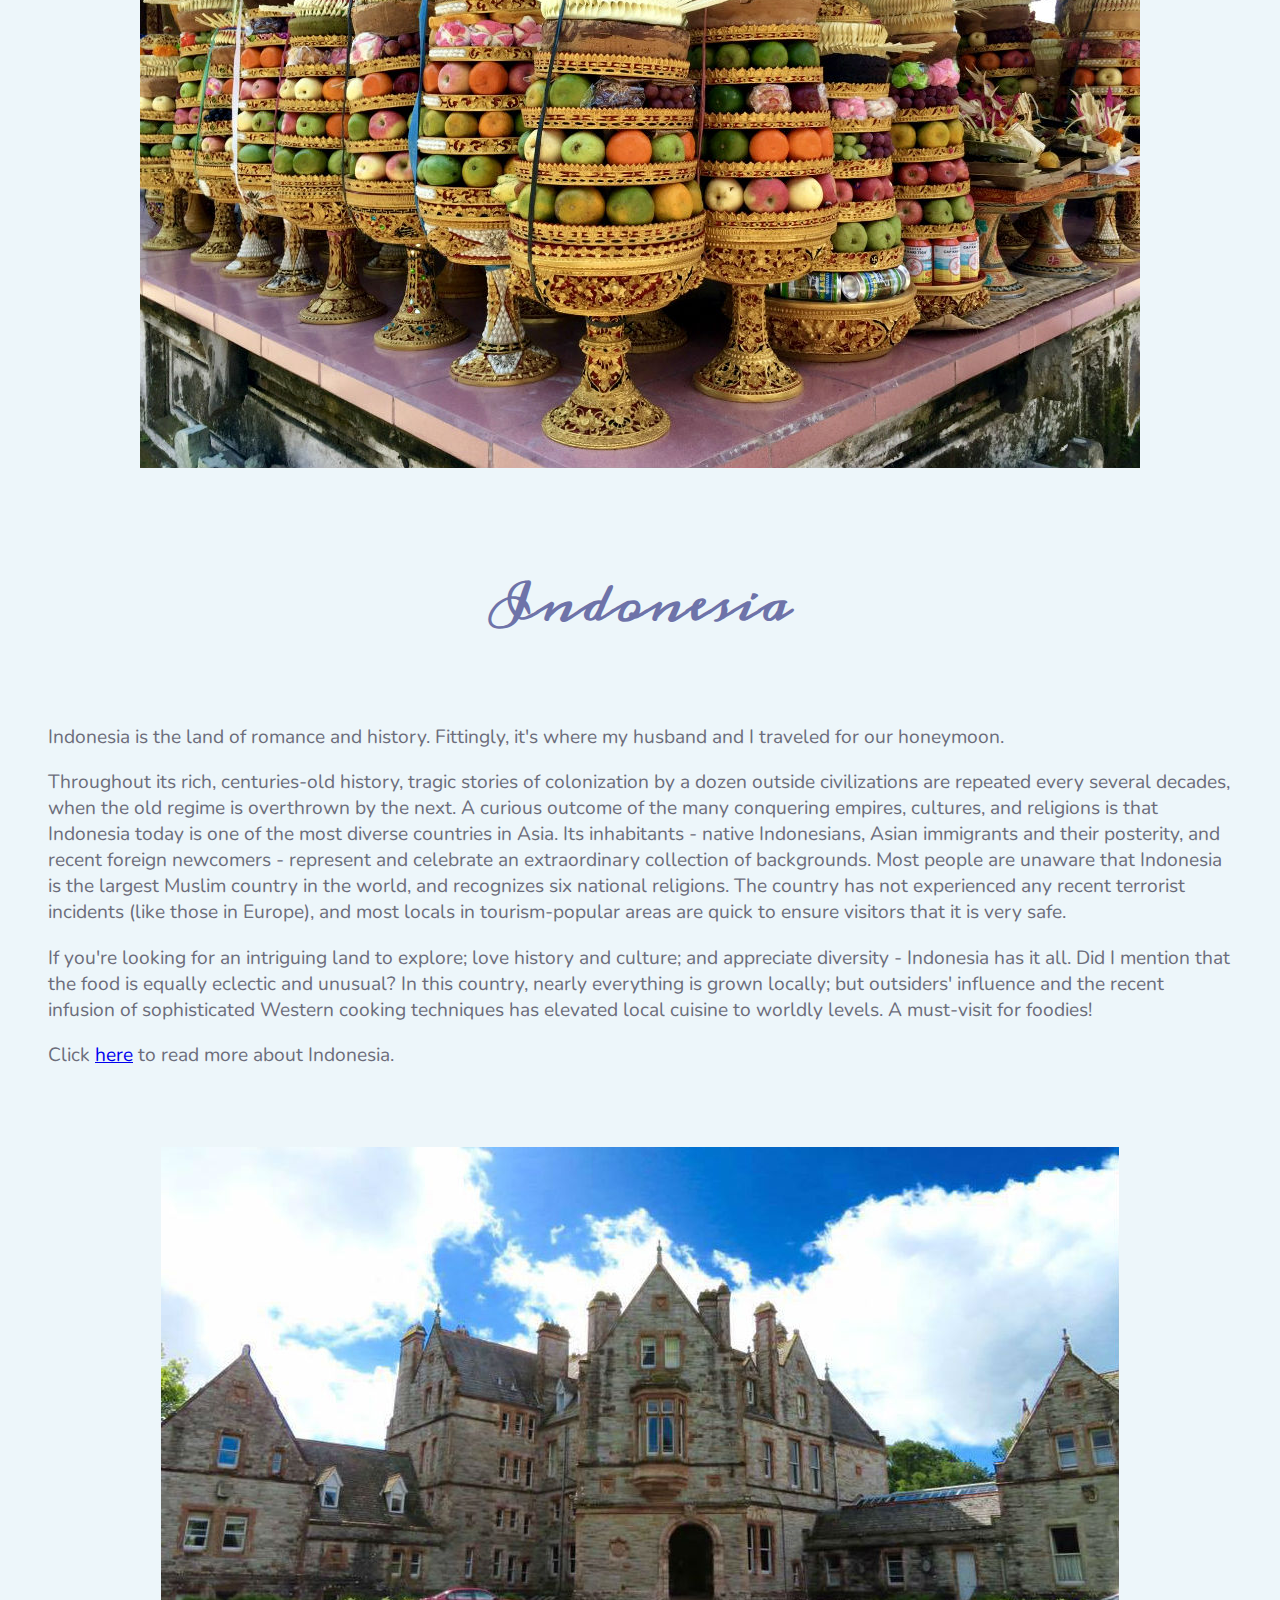
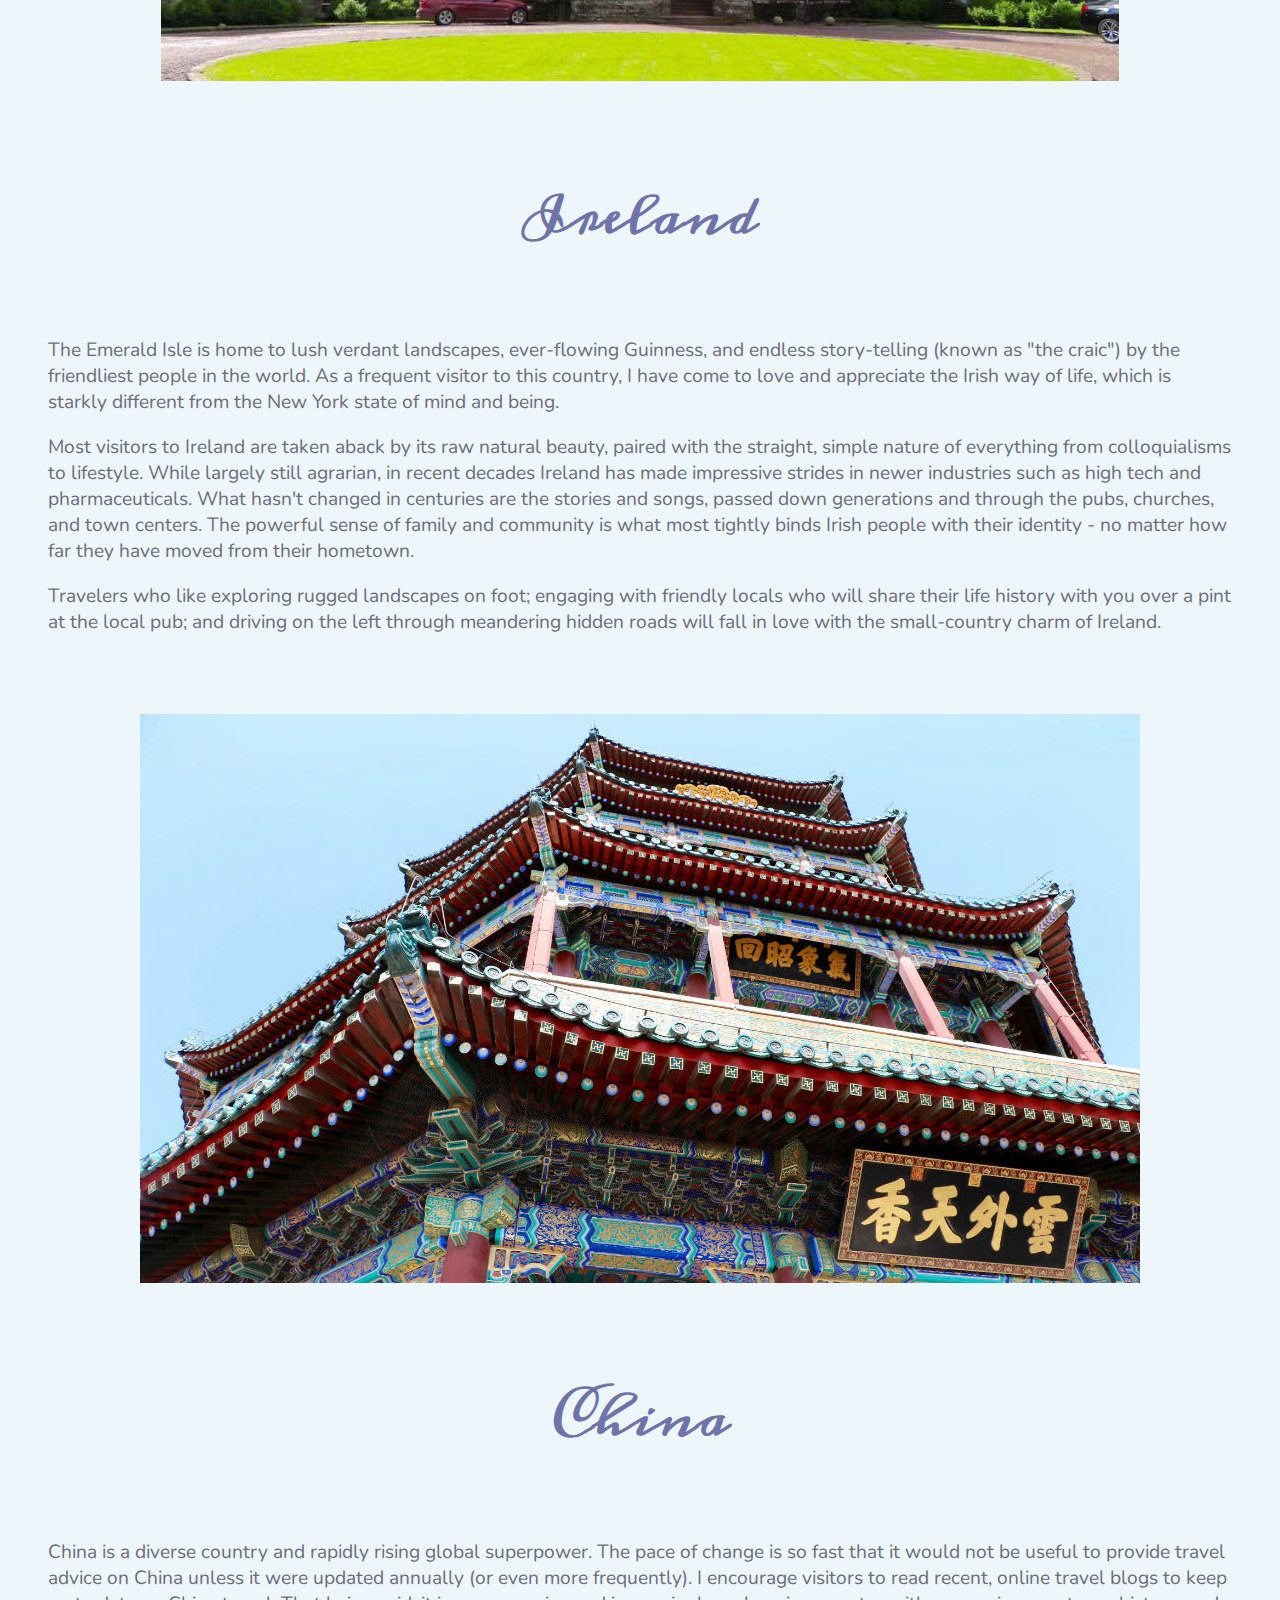
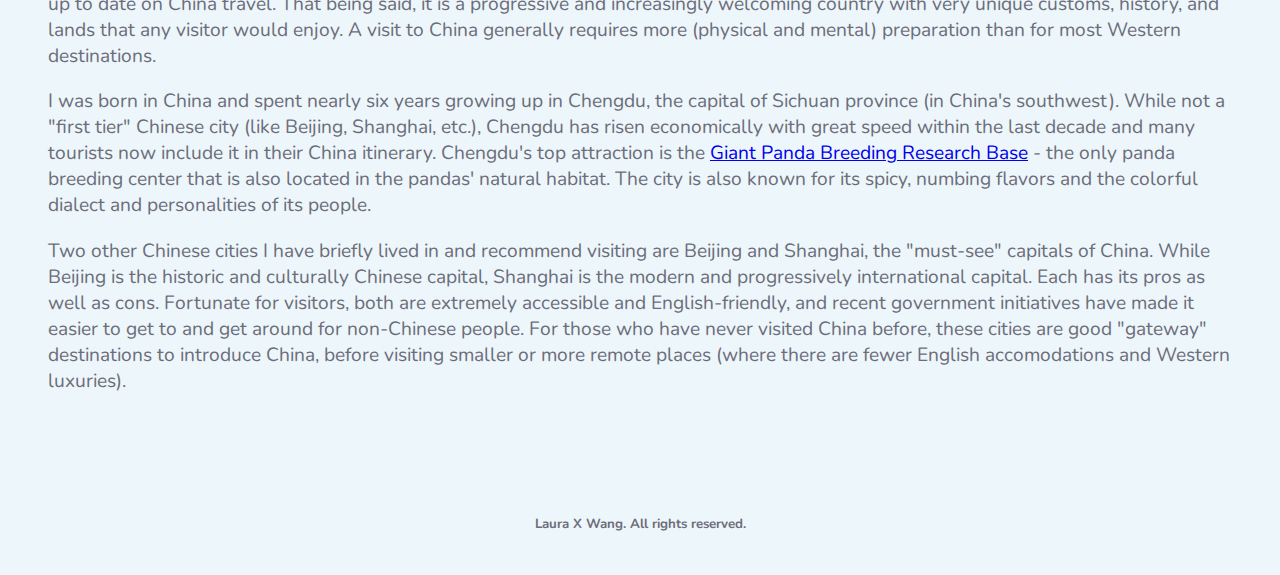
<file: my-website/explore.html>
<!DOCtype html>
<html>
    
<head>
    <link rel="stylesheet" href="css/stylesheet.css" type="text/css" />
    <link href="https://fonts.googleapis.com/css?family=Meddon" rel="stylesheet">
    <link href="https://fonts.googleapis.com/css?family=Meddon|Nunito" rel="stylesheet">
   
</head>

<body>
    <div class="nav-bar">
        <div class="nav-bar-items">
            <div class="my-name">
                <a href="index.html">Laura X Wang</a>
                
            </div>
            <div class="nav-links">
                <ul class=indiv-page-links>
                    <li><a href="mepage.html">Me</a></li>
                     <!-- START dropdown code -->
                    <li>
                        <div class="explore-dropdown">
                            <button class="dropbtn"><a href="explore.html">Explore</a><i class="fa fa-caret-down"></i>
                            </button>
                            <div class="dropdown-content">
                              <a href="Indonesia.html">Indonesia</a>
                              <a href="#">Ireland</a>
                              <a href="#">China</a>
                            </div>
                        </div>
                    </li>
                    <!-- END dropdown code -->
                    <li><a href="#">Savor</a></li>
                </ul>
            </div>
        </div>
    </div>
    
    <div class="explore-heroimage">
    </div>
    
    <div class="explore-title">
        <h2>There's Such a lot of World to See</h2>
    </div>
    
    <div class="explore-intro-content">
        
        <p>As a child growing up in America, my family did not have the finances to take trips to exotic lands. We were cheerful enough to cram into our little car and take roadtrips across the US to explore new states, people, national parks, and culture. Exploring the great outdoors was a luxury we never had when living in China, and my childhood vacations engrained in me a deep appreciation for nature.
        </p>
        <p>In my adult life, I've been fortunate to have the opportunity to travel to amazing places for both work and play. Whereas once upon a time I only preferred beach and relaxation destinations, I later learned to appreciate the cultural, artistic, historical, and other important and unique elements of places. When Dwayne and I first exchanged travel experiences in our "getting to know you" days, we immediately realized our mutual love of travel and exploration. We made a pact to "see the world together" and have faithfully adhered to it. We promised each other we would visit at least one new international destination every year. In the last five years we have traveled together to Costa Rica, Nicaragua, Bermuda, Republic of Ireland and Northern Ireland, England, China, Indonesia, France, Finland, and Hawaii (admittedly, this is in the US but very far away).
        </p>
        <p>I have always wanted to travel blog. While this website won't be a full-blown travel blog, it will encompass a collection of my favorite places and things I've experienced which were truly memorable, that others would also love. Below are a selection of recent memorable destinations I've visited. </p>
    </div>
    
    <div class="indonesia-pic">
        <img src="images/fruit-baskets-2.JPG"/>
    </div>
    
    <div class="indonesia-title">
        <h2>Indonesia</h2>
    </div>
    
    <div class="indonesia-content">
        <p>Indonesia is the land of romance and history. Fittingly, it's where my husband and I traveled for our honeymoon.  </p>
        <p>Throughout its rich, centuries-old history, tragic stories of colonization by a dozen outside civilizations are repeated every several decades, when the old regime is overthrown by the next. A curious outcome of the many conquering empires, cultures, and religions is that Indonesia today is one of the most diverse countries in Asia. Its inhabitants - native Indonesians, Asian immigrants and their posterity, and recent foreign newcomers - represent and celebrate an extraordinary collection of backgrounds. Most people are unaware that Indonesia is the largest Muslim country in the world, and recognizes six national religions. The country has not experienced any recent terrorist incidents (like those in Europe), and most locals in tourism-popular areas are quick to ensure visitors that it is very safe.
        </p>
        <p> If you're looking for an intriguing land to explore; love history and culture; and appreciate diversity - Indonesia has it all. Did I mention that the food is equally eclectic and unusual? In this country, nearly everything is grown locally; but outsiders' influence and the recent infusion of sophisticated Western cooking techniques has elevated local cuisine to worldly levels. A must-visit for foodies!</p>
        <p>Click <a href="Indonesia.html">here</a> to read more about Indonesia.</p>
    </div>
    
    <div class="ireland-pic">
        <img src="images/castle-leslie.jpg"/>
    </div>
    
    <div class="ireland-title">
        <h2>Ireland</h2>
    </div>
    
    <div class="ireland-content">
        <p>The Emerald Isle is home to lush verdant landscapes, ever-flowing Guinness, and endless story-telling (known as "the craic") by the friendliest people in the world. As a frequent visitor to this country, I have come to love and appreciate the Irish way of life, which is starkly different from the New York state of mind and being.
        </p>
        <p>Most visitors to Ireland are taken aback by its raw natural beauty, paired with the straight, simple nature of everything from colloquialisms to lifestyle. While largely still agrarian, in recent decades Ireland has made impressive strides in newer industries such as high tech and pharmaceuticals. What hasn't changed in centuries are the stories and songs, passed down generations and through the pubs, churches, and town centers. The powerful sense of family and community is what most tightly binds Irish people with their identity - no matter how far they have moved from their hometown.</p>
        <p>Travelers who like exploring rugged landscapes on foot; engaging with friendly locals who will share their life history with you over a pint at the local pub; and driving on the left through meandering hidden roads will fall in love with the small-country charm of Ireland.</p>
    </div>
    
    <div class="china-pic">
        <img src="images/new-pagoda.jpg"/>
    </div>
    
    <div class="china-title">
        <h2>China</h2>
    </div>
    
    <div class="china-content">
        <p>China is a diverse country and rapidly rising global superpower. The pace of change is so fast that it would not be useful to provide travel advice on China unless it were updated annually (or even more frequently). I encourage visitors to read recent, online travel blogs to keep up to date on China travel. That being said, it is a progressive and increasingly welcoming country with very unique customs, history, and lands that any visitor would enjoy. A visit to China generally requires more (physical and mental) preparation than for most Western destinations. </p>
        
        <p>I was born in China and spent nearly six years growing up in Chengdu, the capital of Sichuan province (in China's southwest). While not a "first tier" Chinese city (like Beijing, Shanghai, etc.), Chengdu has risen economically with great speed within the last decade and many tourists now include it in their China itinerary. Chengdu's top attraction is the <a href="http://www.panda.org.cn/english/">Giant Panda Breeding Research Base</a> - the only panda breeding center that is also located in the pandas' natural habitat. The city is also known for its spicy, numbing flavors and the colorful dialect and personalities of its people. 
        </p>
        <p>Two other Chinese cities I have briefly lived in and recommend visiting are Beijing and Shanghai, the "must-see" capitals of China. While Beijing is the historic and culturally Chinese capital, Shanghai is the modern and progressively international capital. Each has its pros as well as cons. Fortunate for visitors, both are extremely accessible and English-friendly, and recent government initiatives have made it easier to get to and get around for non-Chinese people. For those who have never visited China before, these cities are good "gateway" destinations to introduce China, before visiting smaller or more remote places (where there are fewer English accomodations and Western luxuries).
        </p>
    </div>
    
    <div class="footer">
        <h5>Laura X Wang. All rights reserved.</h5>    
    </div>
    
</body>

</html>
</file>
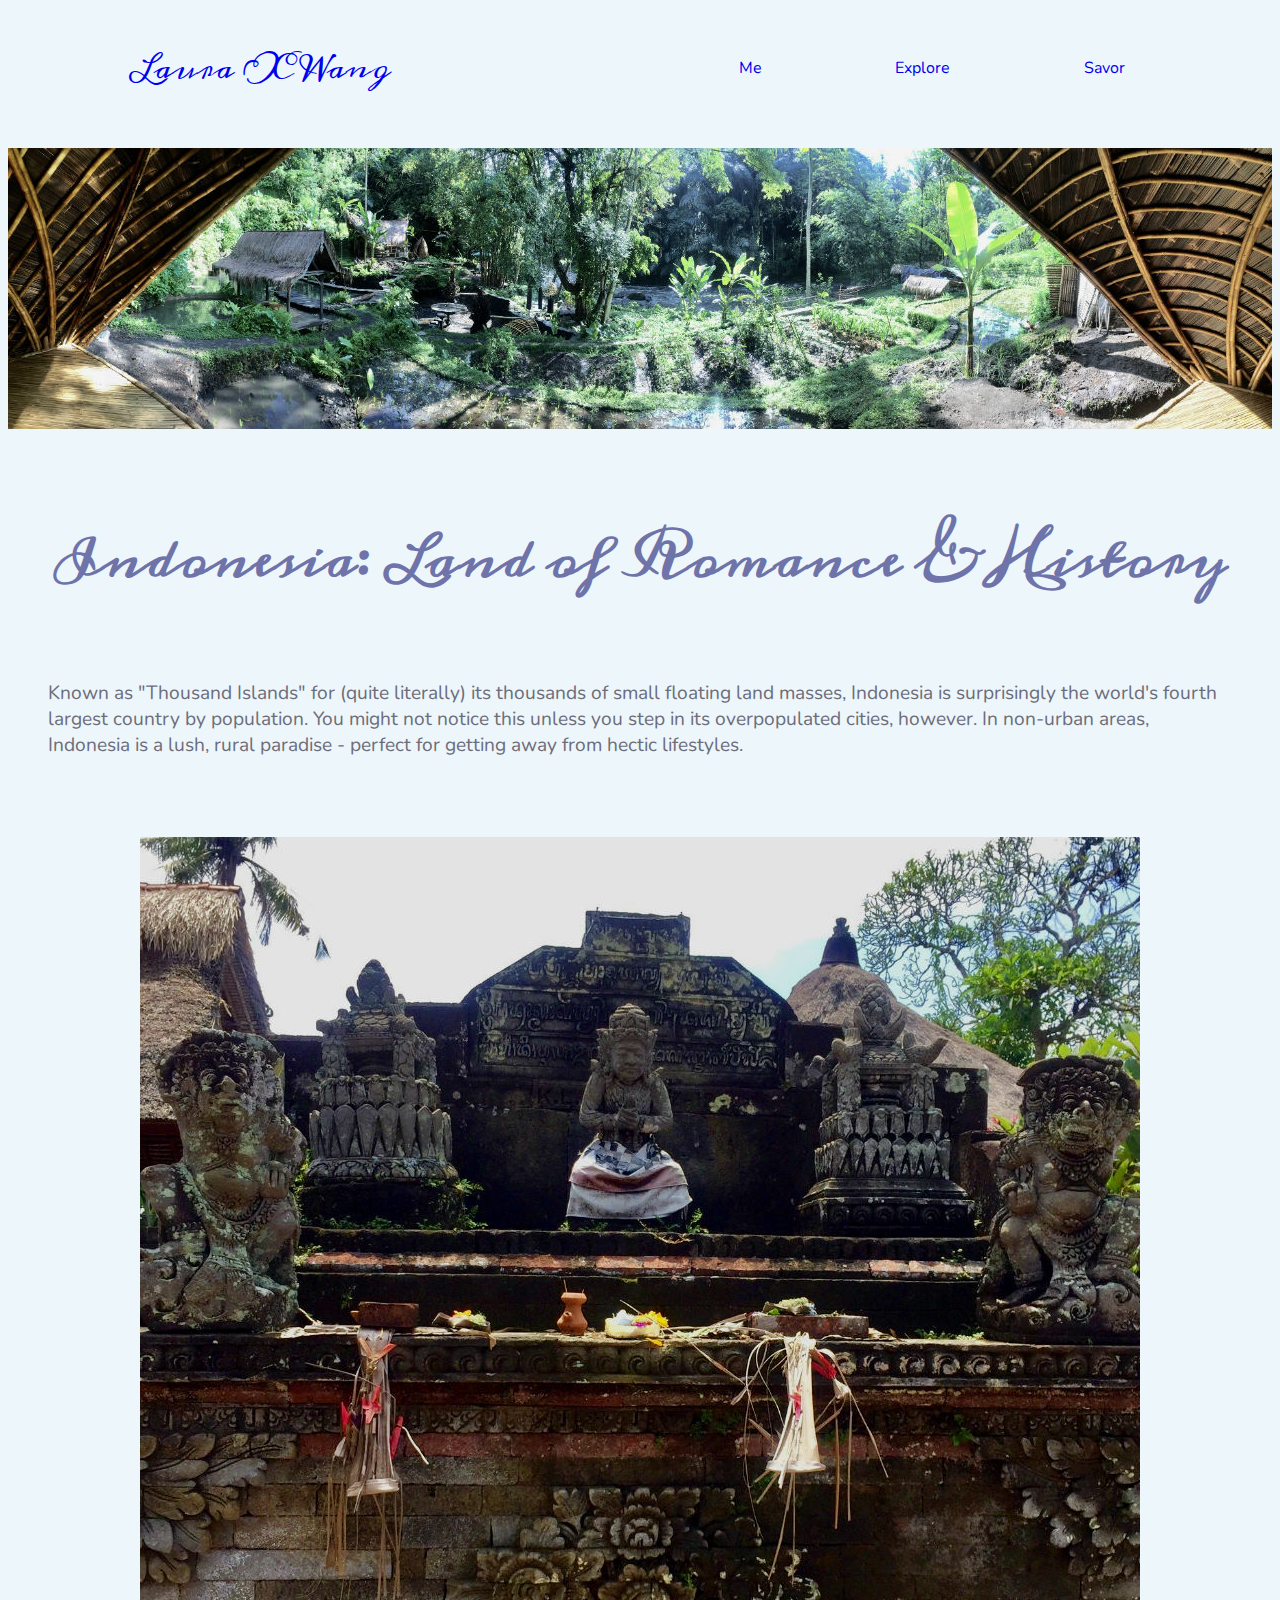
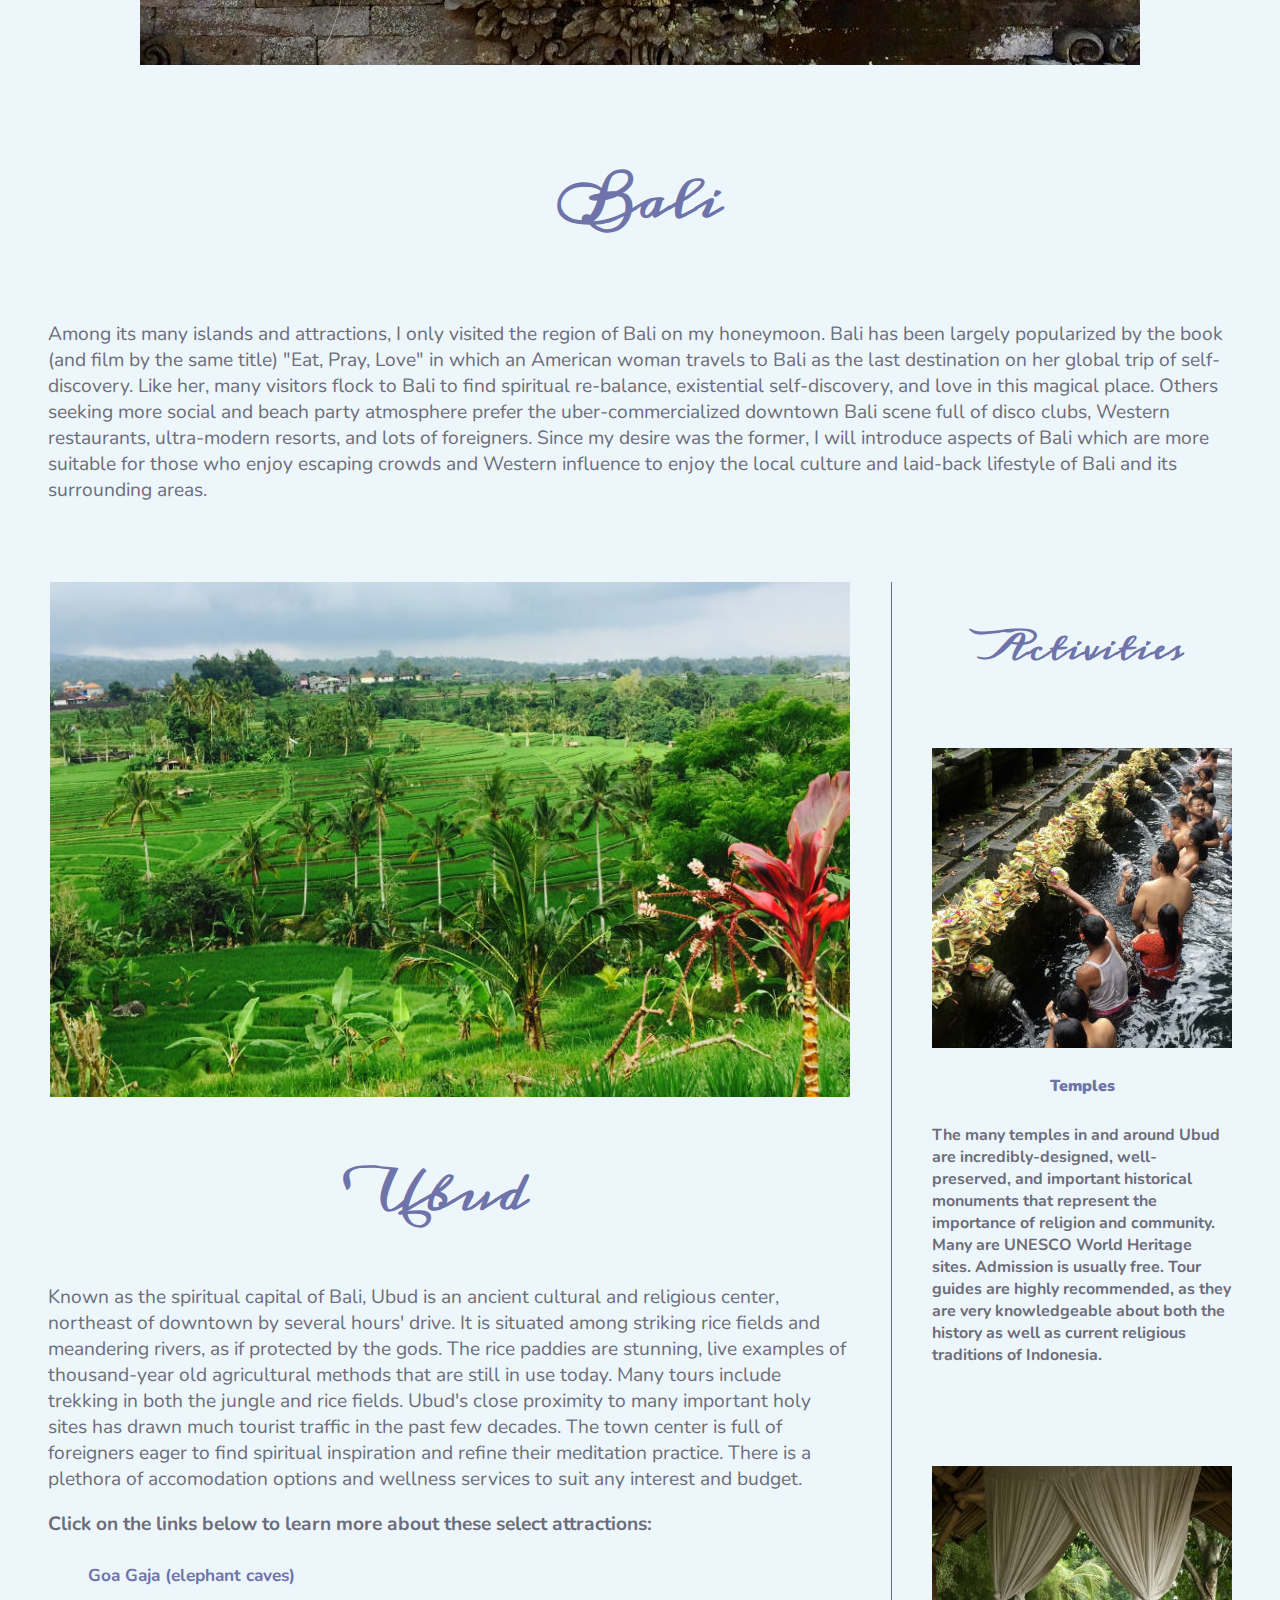
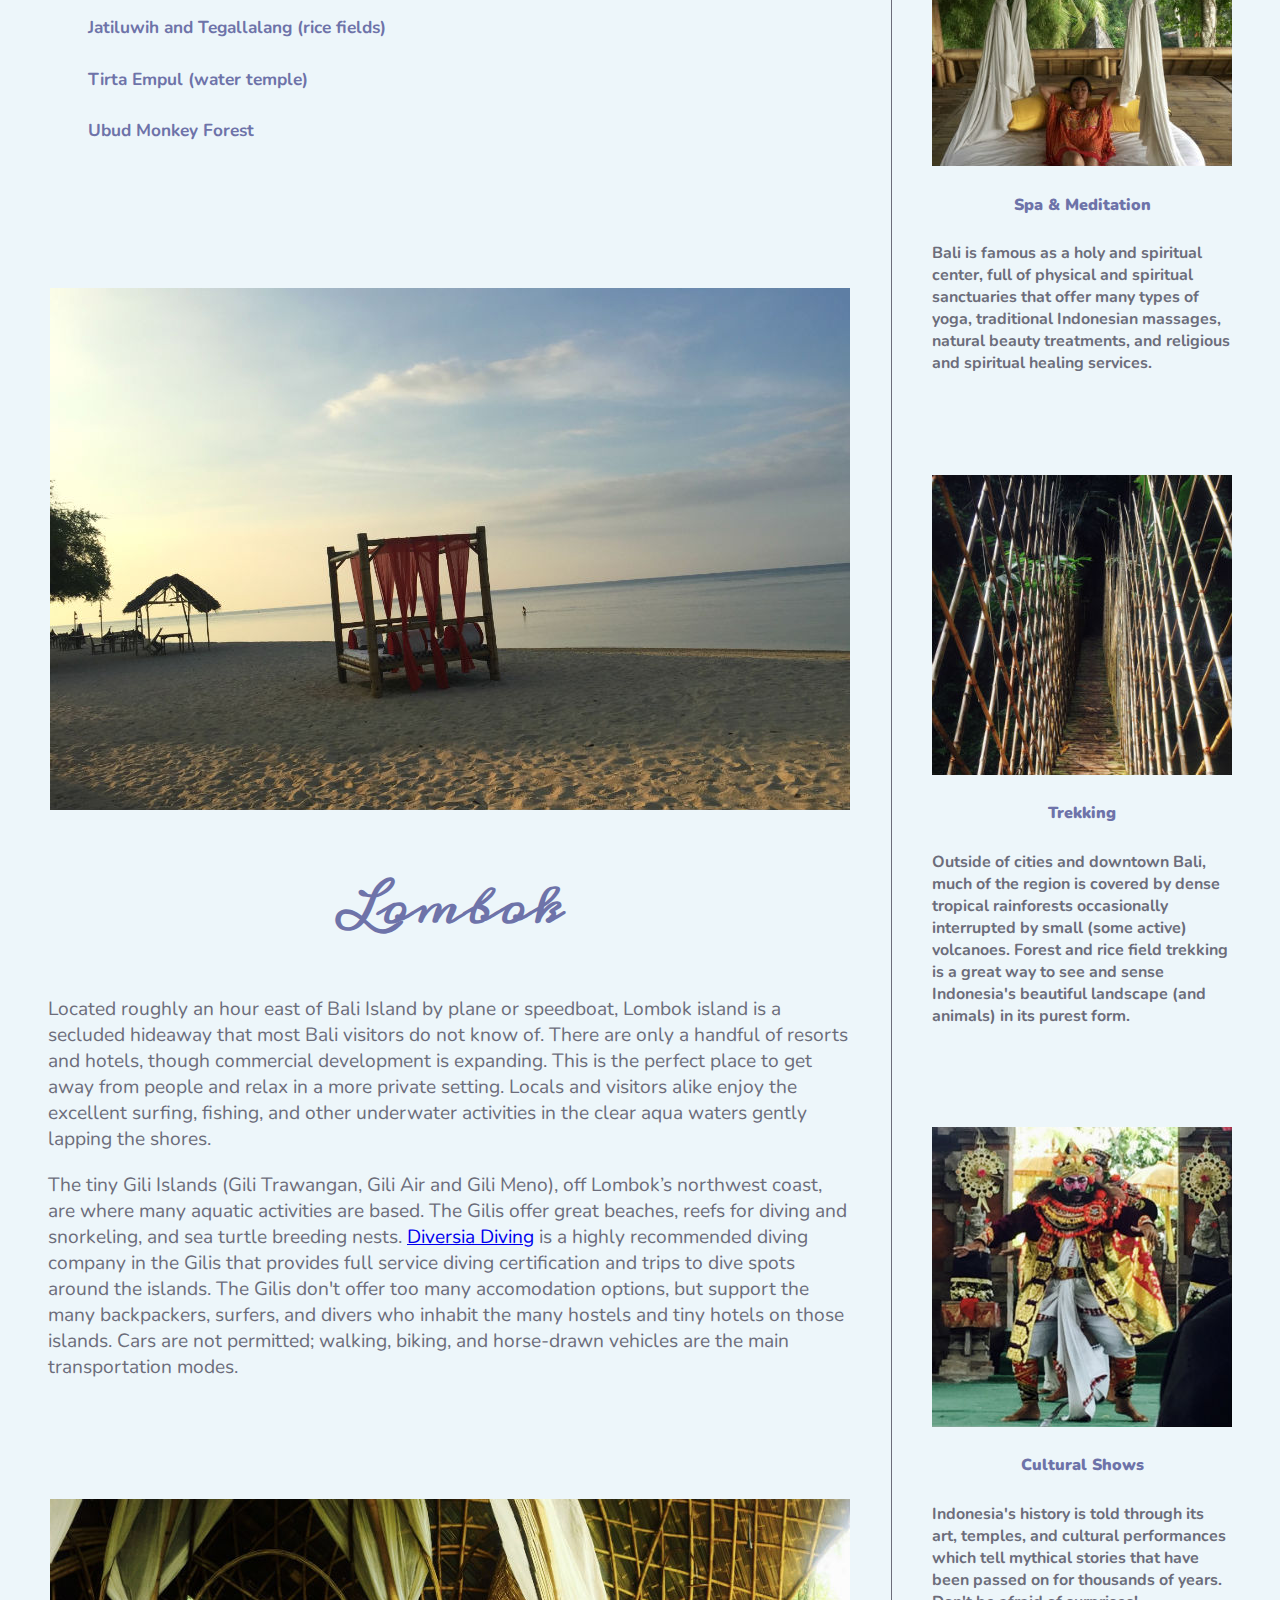
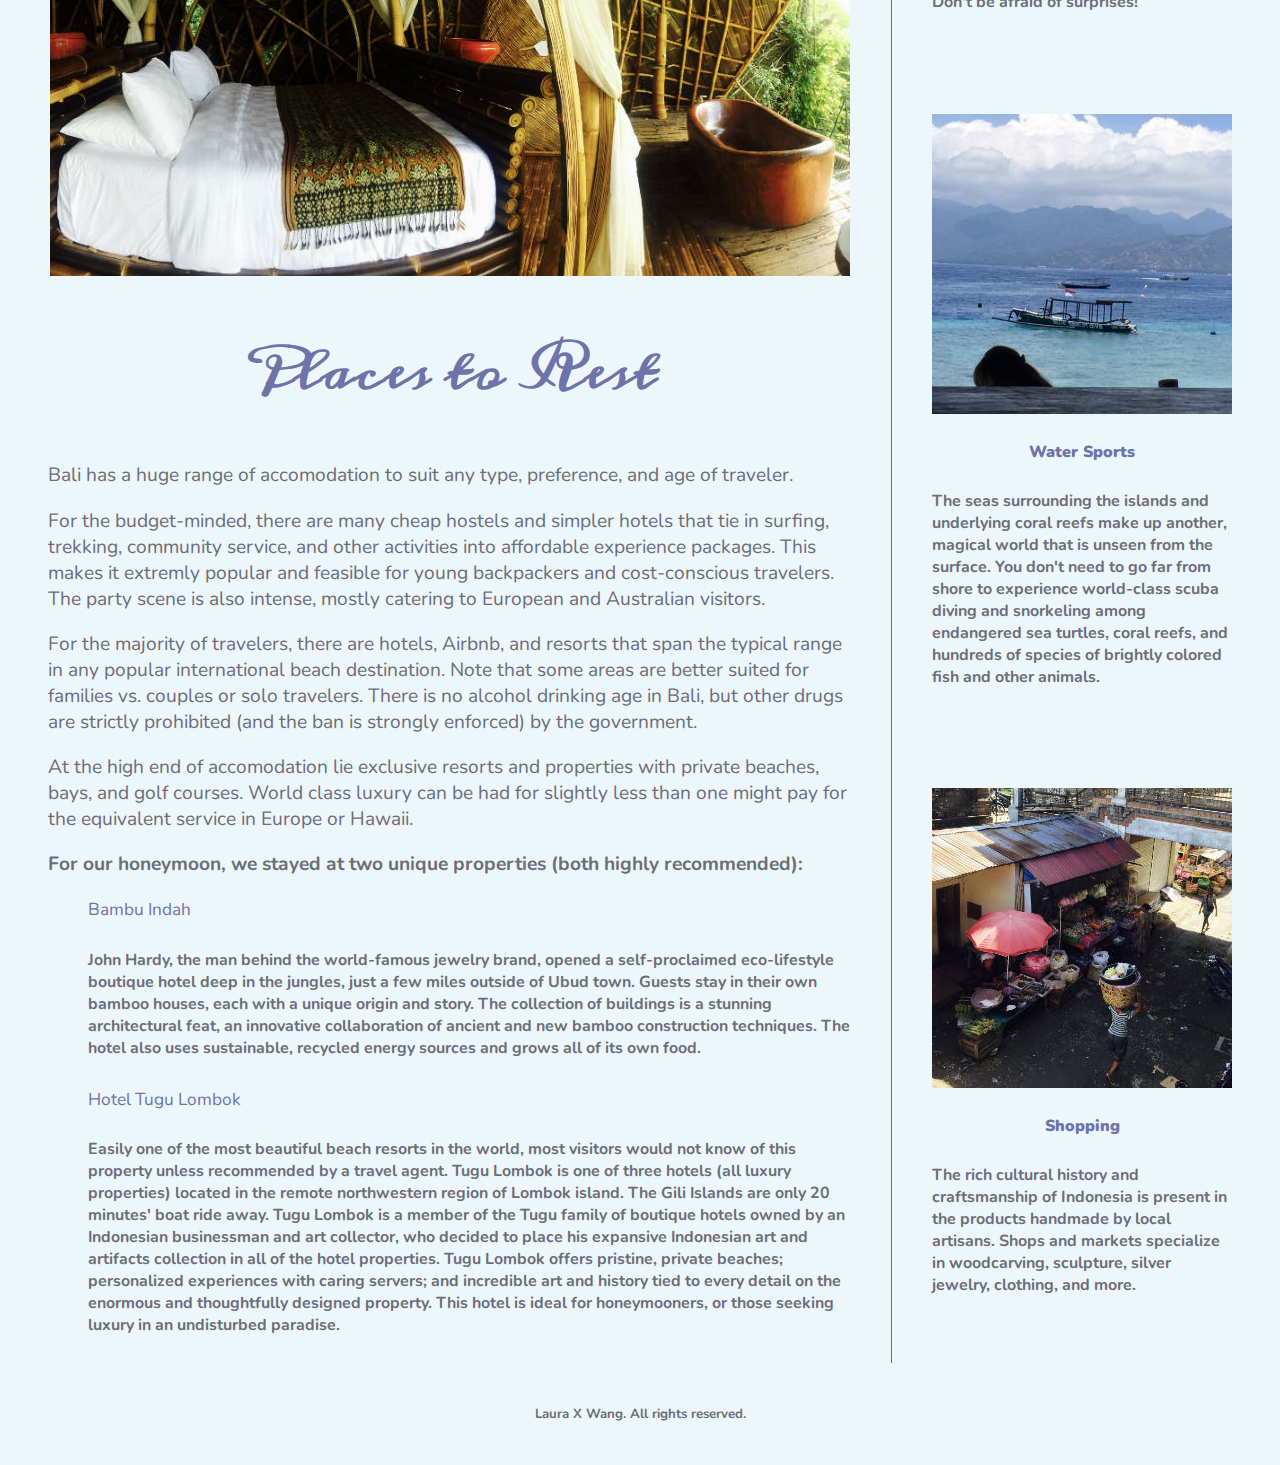
<file: my-website/Indonesia.html>
<!DOCtype html>
<html>
    
<head>
    <link rel="stylesheet" href="css/stylesheet.css" type="text/css" />
    <link href="https://fonts.googleapis.com/css?family=Meddon" rel="stylesheet">
    <link href="https://fonts.googleapis.com/css?family=Meddon|Nunito" rel="stylesheet">
   
</head>

<body>
    <div class="nav-bar">
        <div class="nav-bar-items">
            <div class="my-name">
                <a href="index.html">Laura X Wang</a>
                
            </div>
            <div class="nav-links">
                <ul class=indiv-page-links>
                    <li><a href="mepage.html">Me</a></li>
                     <!-- START dropdown code -->
                    <li>
                        <div class="explore-dropdown">
                            <button class="dropbtn"><a href="explore.html">Explore</a><i class="fa fa-caret-down"></i>
                            </button>
                            <div class="dropdown-content">
                              <a href="Indonesia.html">Indonesia</a>
                              <a href="#">Ireland</a>
                              <a href="#">China</a>
                            </div>
                        </div>
                    </li>
                    <!-- END dropdown code -->
                    <li><a href="#">Savor</a></li>
                </ul>
            </div>
        </div>
    </div>
    
    <div class="indonesia-heroimage">
    </div>
    
    <div class="indonesia-homepage-title">
        <h2>Indonesia: Land of Romance & History</h2>
    </div>
    
    <div class="indonesia-homepage-intro-content">
        <p>Known as "Thousand Islands" for (quite literally) its thousands of small floating land masses, Indonesia is surprisingly the world's fourth largest country by population. You might not notice this unless you step in its overpopulated cities, however. In non-urban areas, Indonesia is a lush, rural paradise - perfect for getting away from hectic lifestyles.
        </p>
    </div>
    
    <div class="bali-pic">
        <img src="images/balioffering.jpg" />
    </div>
    
    <div class="bali-title">
        <h2>Bali</h2>
    </div>
    
    <div class="bali-content">
        <p>Among its many islands and attractions, I  only visited the region of Bali on my honeymoon. Bali has been largely popularized by the book (and film by the same title) "Eat, Pray, Love" in which an American woman travels to Bali as the last destination on her global trip of self-discovery. Like her, many visitors flock to Bali to find spiritual re-balance, existential self-discovery, and love in this magical place. Others seeking more social and beach party atmosphere prefer the uber-commercialized downtown Bali scene full of disco clubs, Western restaurants, ultra-modern resorts, and lots of foreigners. Since my desire was the former, I will introduce aspects of Bali which are more suitable for those who enjoy escaping crowds and Western influence to enjoy the local culture and laid-back lifestyle of Bali and its surrounding areas.
        </p>
    </div>
    
    <div class="middle-section">
        <div class="left-articles-section">
            <div class= "ubud-photo">
                <img src="images/Jatiluwih.JPG">
            </div>
            <h2>Ubud</h2>
            <p>Known as the spiritual capital of Bali, Ubud is an ancient cultural and religious center, northeast of downtown by several hours' drive. It is situated among striking rice fields and meandering rivers, as if protected by the gods. The rice paddies are stunning, live examples of thousand-year old agricultural methods that are still in use today. Many tours include trekking in both the jungle and rice fields. Ubud's close proximity to many important holy sites has drawn much tourist traffic in the past few decades. The town center is full of foreigners eager to find spiritual inspiration and refine their meditation practice. There is a plethora of accomodation options and wellness services to suit any interest and budget. </p>
           
            <p><strong>Click on the links below to learn more about these select attractions:</strong></p>
            
            <div class="ubud-attractions">
                 <ul>
                    <li><h4><a href="https://www.lonelyplanet.com/indonesia/bedulu/attractions/goa-gajah/a/poi-sig/1189892/1318644">Goa Gaja (elephant caves)</a></h4></li>
                    <li><h4><a href="https://www.thingstodoinbali.com/blog/the-most-beautiful-rice-fields-in-bali">Jatiluwih and Tegallalang (rice fields)</a></h4></li>
                    <li><h4><a href="http://discoveryourindonesia.com/tirta-empul-bali/">Tirta Empul (water temple)</a></h4></li> 
                    <li><h4><a href="https://www.monkeyforestubud.com/">Ubud Monkey Forest</a></h4></li>
                </ul>
            </div>
            
            <div class="spacer"></div>
            <p> </p>
            
            <div class= "lombok-photo">
                <img src="images/lombok.JPG">
            </div>
            <h2>Lombok</h2>
            <p>Located roughly an hour east of Bali Island by plane or speedboat, Lombok island is a secluded hideaway that most Bali visitors do not know of. There are only a handful of resorts and hotels, though commercial development is expanding. This is the perfect place to get away from people and relax in a more private setting. Locals and visitors alike enjoy the excellent surfing, fishing, and other underwater activities in the clear aqua waters gently lapping the shores. </p>
                
            <p>The tiny Gili Islands (Gili Trawangan, Gili Air and Gili Meno), off Lombok’s northwest coast, are where many aquatic activities are based. The Gilis offer great beaches, reefs for diving and snorkeling, and sea turtle breeding nests. <a href="https://www.diversiadiving.com/">Diversia Diving</a> is a highly recommended diving company in the Gilis that provides full service diving certification and trips to dive spots around the islands. The Gilis don't offer too many accomodation options, but support the many backpackers, surfers, and divers who inhabit the many hostels and tiny hotels on those islands. Cars are not permitted; walking, biking, and horse-drawn vehicles are the main transportation modes. </p> 
            
        
            <div class="spacer"></div>
            
            <div class= "treehouse-photo">
                <img src="images/treehouse.jpg">
            </div>
            <h2>Places to Rest</h2>
            <p>Bali has a huge range of accomodation to suit any type, preference, and age of traveler.</p>
            <p>For the budget-minded, there are many cheap hostels and simpler hotels that tie in surfing, trekking, community service, and other activities into affordable experience packages. This makes it extremly popular and feasible for young backpackers and cost-conscious travelers. The party scene is also intense, mostly catering to European and Australian visitors.</p>
            <p>For the majority of travelers, there are hotels, Airbnb, and resorts that span the typical range in any popular international beach destination. Note that some areas are better suited for families vs. couples or solo travelers. There is no alcohol drinking age in Bali, but other drugs are strictly prohibited (and the ban is strongly enforced) by the government.</p>
            <p>At the high end of accomodation lie exclusive resorts and properties with private beaches, bays, and golf courses. World class luxury can be had for slightly less than one might pay for the equivalent service in Europe or Hawaii. </p>
            <p><strong>For our honeymoon, we stayed at two unique properties (both highly recommended):</strong></p>
            
            <div class="lodging-recs">
                <ul>
                    <li><a href="http://bambuindah.com/">Bambu Indah</a>
                    <h5>John Hardy, the man behind the world-famous jewelry brand, opened a self-proclaimed eco-lifestyle boutique hotel deep in the jungles, just a few miles outside of Ubud town. Guests stay in their own bamboo houses, each with a unique origin and story. The collection of buildings is a stunning architectural feat, an innovative collaboration of ancient and new bamboo construction techniques. The hotel also uses sustainable, recycled energy sources and grows all of its own food. </h5>
                    </li>
                    
                    <li><a href="https://www.tuguhotels.com/hotels/lombok/">Hotel Tugu Lombok</a>
                    <h5>Easily one of the most beautiful beach resorts in the world, most visitors would not know of this property unless recommended by a travel agent. Tugu Lombok is one of three hotels (all luxury properties) located in the remote northwestern region of Lombok island. The Gili Islands are only 20 minutes' boat ride away. Tugu Lombok is a member of the Tugu family of boutique hotels owned by an Indonesian businessman and art collector, who decided to place his expansive Indonesian art and artifacts collection in all of the hotel properties. Tugu Lombok offers pristine, private beaches; personalized experiences with caring servers; and incredible art and history tied to every detail on the enormous and thoughtfully designed property. This hotel is ideal for honeymooners, or those seeking luxury in an undisturbed paradise.</h5></li>
                </ul>
            </div>
        
        </div> 
    
        <div class="right-activities-bar">
            <h3>Activities</h3>
            <div class="temples-block">
                <img src="images/bathing-cropped.jpg">
                <h4><strong>Temples</strong></h4>
                <h5>The many temples in and around Ubud are incredibly-designed, well-preserved, and important historical monuments that represent the importance of religion and community. Many are UNESCO World Heritage sites. Admission is usually free. Tour guides are highly recommended, as they are very knowledgeable about both the history as well as current religious traditions of Indonesia.</h5>
            </div>
            <div class="spa-meditation-block">
                <img src="images/meditation-cropped.jpg">
                <h4><strong>Spa & Meditation</strong></h4>
                <h5>Bali is famous as a holy and spiritual center, full of physical and spiritual sanctuaries that offer many types of yoga, traditional Indonesian massages, natural beauty treatments, and religious and spiritual healing services.
                </h5>
            </div>
            
            <div class="trekking-block">
                <img src="images/trekking.JPG">
                <h4><strong>Trekking</strong></h4>
                <h5>Outside of cities and downtown Bali, much of the region is covered by dense tropical rainforests occasionally interrupted by small (some active) volcanoes. Forest and rice field trekking is a great way to see and sense Indonesia's beautiful landscape (and animals) in its purest form. </h5>
            </div>
            
            <div class="cultural-shows-block">
                <img src="images/theatre.JPG">
                <h4><strong>Cultural Shows</strong></h4>
                <h5>Indonesia's history is told through its art, temples, and cultural performances which tell mythical stories that have been passed on for thousands of years. Don't be afraid of surprises!</h5>
            </div>
            
            <div class="water-sports-block">
                <img src="images/boat.JPG">
                <h4><strong>Water Sports</strong></h4>
                <h5>The seas surrounding the islands and underlying coral reefs make up another, magical world that is unseen from the surface. You don't need to go far from shore to experience world-class scuba diving and snorkeling among endangered sea turtles, coral reefs, and hundreds of species of brightly colored fish and other animals. </h5>
            </div>
           
              <div class="shopping-block">
                <img src="images/shopping.JPG">
                <h4><strong> Shopping</strong></h4>
                <h5>The rich cultural history and craftsmanship of Indonesia is present in the products handmade by local artisans. Shops and markets specialize in woodcarving, sculpture, silver jewelry, clothing, and more. </h5>  
            </div>
            
        </div>
    </div>
    <div class="footer">
        <h5>Laura X Wang. All rights reserved.</h5>    
    </div>
    
</body>

</html>
</file>
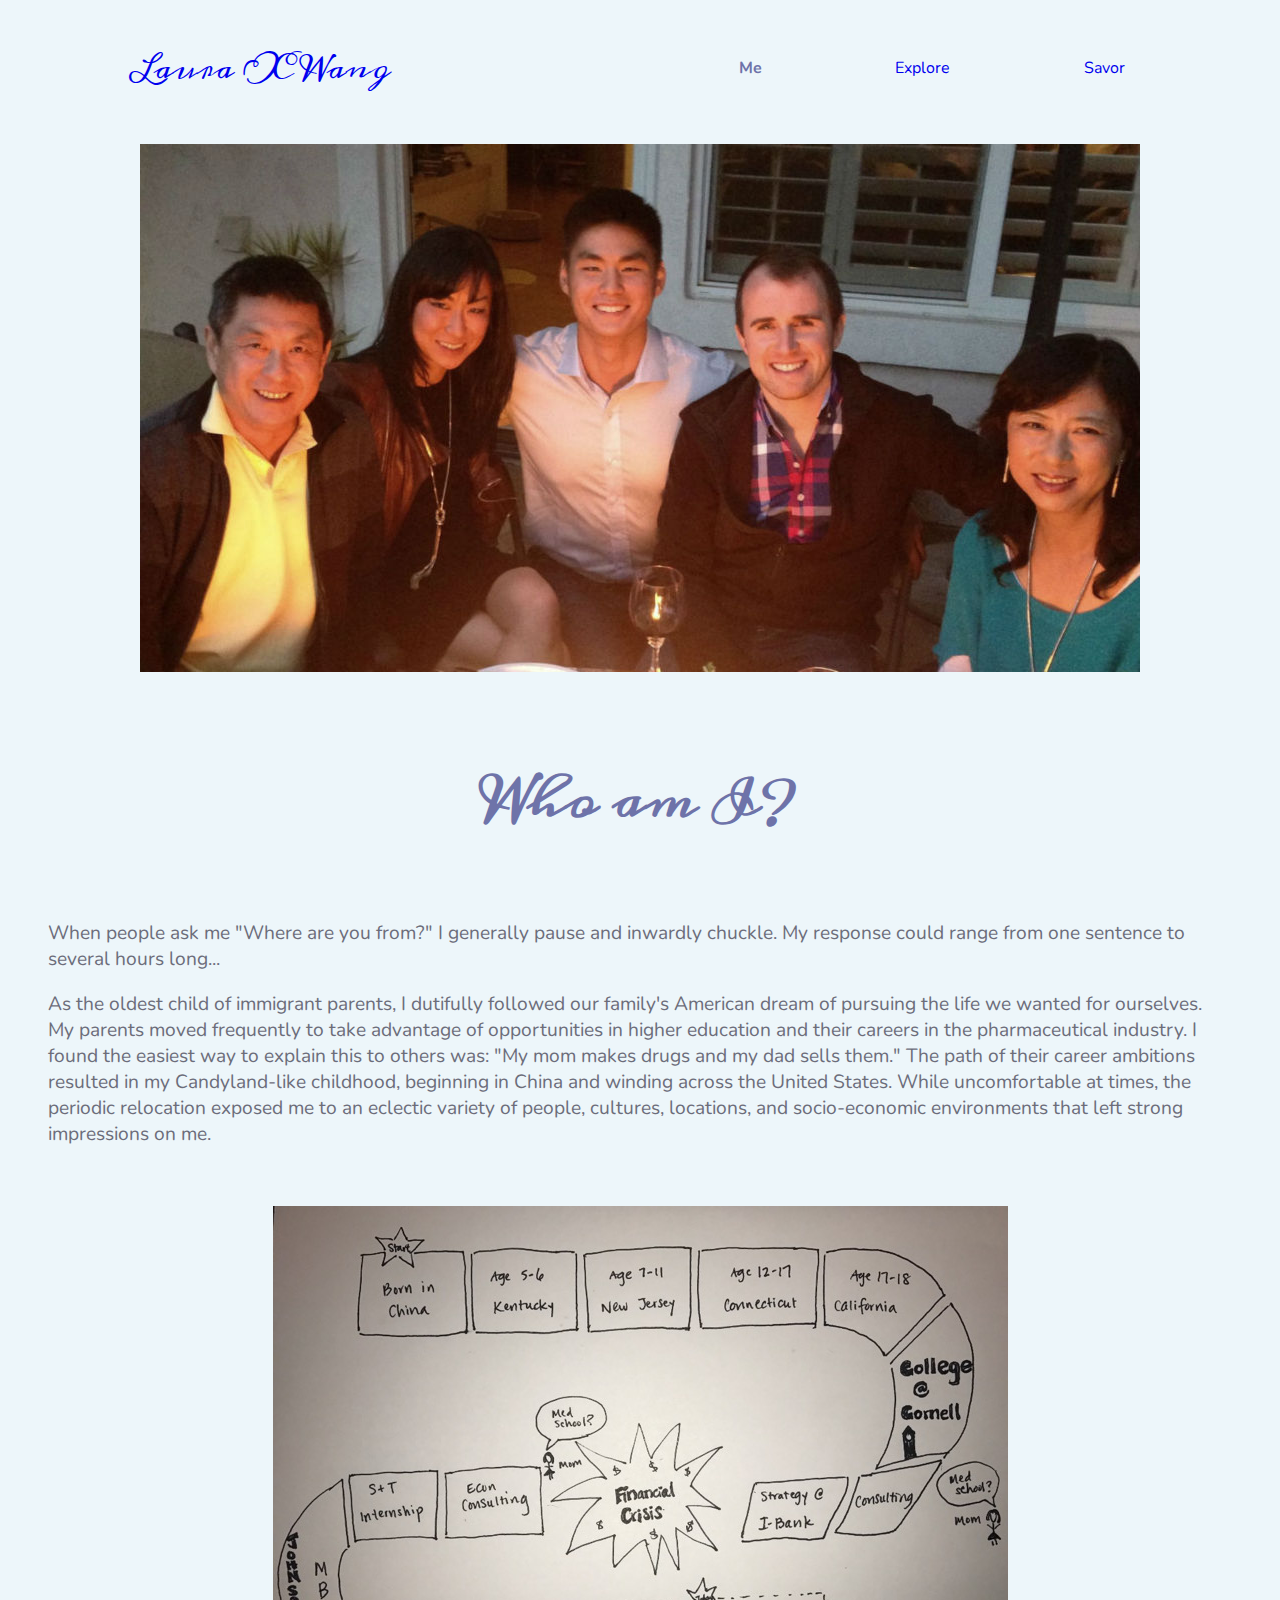
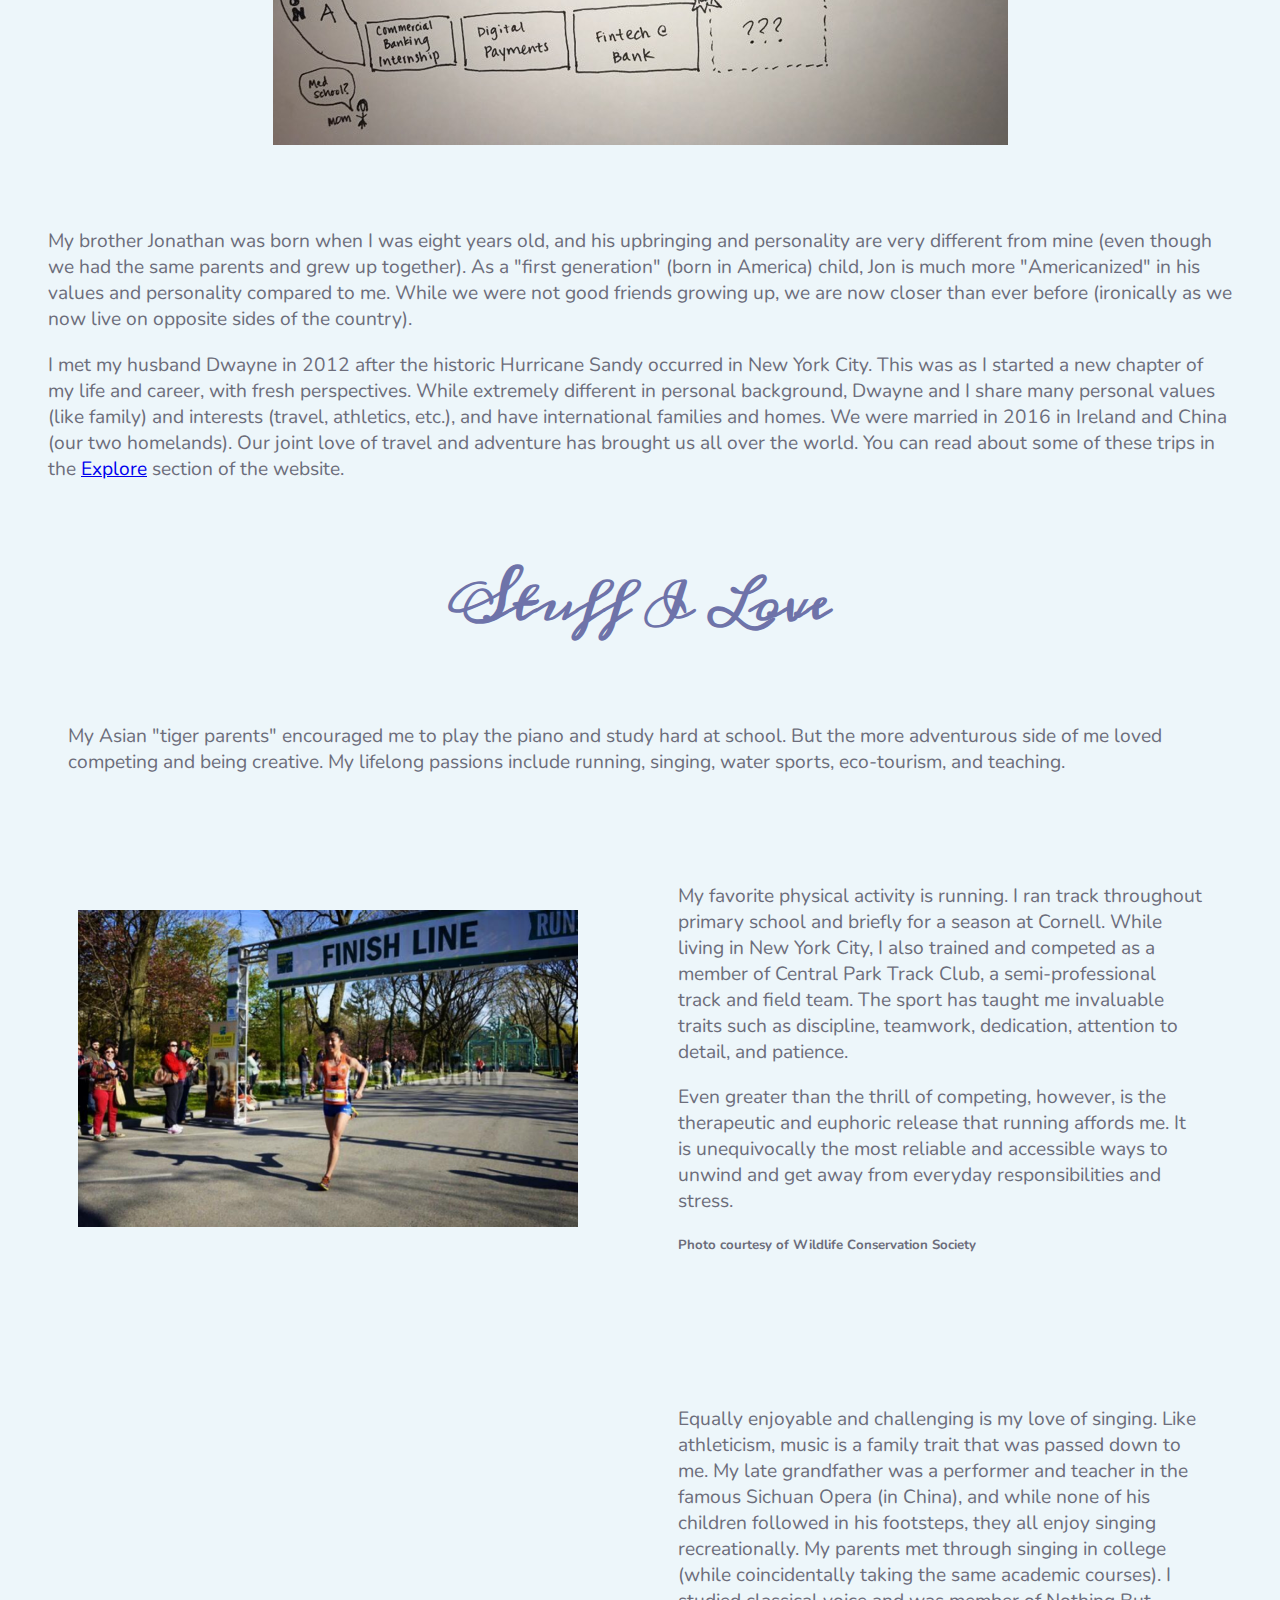
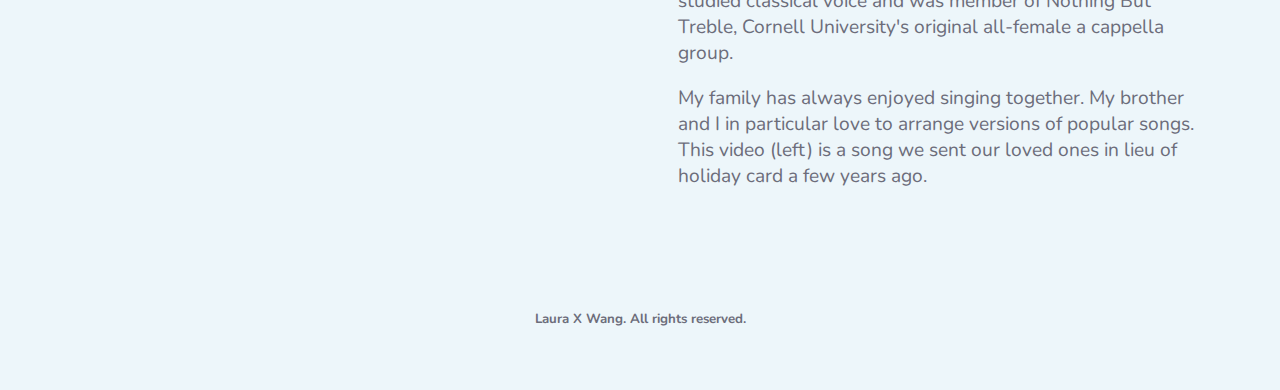
<file: my-website/mepage.html>
<!DOCtype html>
<html>
    
<head>
    <link rel="stylesheet" href="css/stylesheet.css" type="text/css" />
    <link href="https://fonts.googleapis.com/css?family=Meddon" rel="stylesheet">
    <link href="https://fonts.googleapis.com/css?family=Meddon|Nunito" rel="stylesheet">
   
</head>

<body>
    <div class="nav-bar">
        <div class="nav-bar-items">
            <div class="my-name">
                <a href="index.html">Laura X Wang</a>
            </div>
            <div class="nav-links">
                <ul class=indiv-page-links>
                    <li><strong>Me</strong></li>
                     <!-- START dropdown code -->
                     <li>
                        <div class="explore-dropdown">
                            <button class="dropbtn"><a href="explore.html">Explore</a><i class="fa fa-caret-down"></i>
                            </button>
                            <div class="dropdown-content">
                              <a href="Indonesia.html">Indonesia</a>
                              <a href="#">Ireland</a>
                              <a href="#">China</a>
                            </div>
                        </div>
                    </li>
                     <!-- END dropdown code -->
                    <li><a href="#">Savor</a></li>
                </ul>
            </div>
        </div>
    </div>
    
    <div class="me-heroimage">
    </div>
    
    <div class="who-am-I-title">
        <h2>Who am I?</h2>
    </div>
    
    <div class="who-am-I-content">
        <p>When people ask me "Where are you from?" I generally pause and inwardly chuckle. My response could range from one sentence to several hours long... 
        </p>
        <p>As the oldest child of immigrant parents, I dutifully followed our family's American dream of pursuing the life we wanted for ourselves. My parents moved frequently to take advantage of opportunities in higher education and their careers in the pharmaceutical industry. I found the easiest way to explain this to others was: "My mom makes drugs and my dad sells them." The path of their career ambitions resulted in my Candyland-like childhood, beginning in China and winding across the United States. While uncomfortable at times, the periodic relocation exposed me to an eclectic variety of people, cultures, locations, and socio-economic environments that left strong impressions on me.
        </p>
    </div>
    
    <div class="candyland-pic">
        <img src="images/candyland.jpg"/>
    </div>
    
    <div class="other-fam-members">
        <p> My brother Jonathan was born when I was eight years old, and his upbringing and personality are very different from mine (even though we had the same parents and grew up together). As a "first generation" (born in America) child, Jon is much more "Americanized" in his values and personality compared to me. While we were not good friends growing up, we are now closer than ever before (ironically as we now live on opposite sides of the country).</p>
        
        <p>I met my husband Dwayne in 2012 after the historic Hurricane Sandy occurred in New York City. This was as I started a new chapter of my life and career, with fresh perspectives. While extremely different in personal background, Dwayne and I share many personal values (like family) and interests (travel, athletics, etc.), and have international families and homes. We were married in 2016 in Ireland and China (our two homelands). Our joint love of travel and adventure has brought us all over the world. You can read about some of these trips in the <a href="explore.html">Explore</a> section of the website. </p>
    
    <div class="stuff-i-love-title">
        <h2>Stuff I Love</h2>
    </div>
    
    <div class="tiger-content">
        <p> My Asian "tiger parents" encouraged me to play the piano and study hard at school. But the more adventurous side of me loved competing and being creative. My  lifelong passions include running, singing, water sports, eco-tourism, and teaching.
        </p>

    </div>
    
    <div class="running">
        <div class="running-pic">
        <img src="images/finishline-cropped.png"/>
        </div>
        <div class="running-blurb">
            <p>My favorite physical activity is running. I ran track throughout primary school and briefly for a season at Cornell. While living in New York City, I also trained and competed as a member of Central Park Track Club, a semi-professional track and field team. The sport has taught me invaluable traits such as discipline, teamwork, dedication,  attention to detail, and patience. </p>
            <p>Even greater than the thrill of competing, however, is the therapeutic and euphoric release that running affords me. It is unequivocally the most reliable and accessible ways to unwind and get away from everyday responsibilities and stress. 
            </p>
            <div class="photo-credit">
                <h5>Photo courtesy of Wildlife Conservation Society</h5></div>
            
        </div>
    </div>
    
    <div class="singing">
        <div class="music-video">
            <iframe width="500" height="317" src="https://www.youtube.com/embed/Yh6pzIhuU7s?rel=0" frameborder="0" allowfullscreen></iframe>
        </div>
        <div class="singing-blurb">
            <p>Equally enjoyable and challenging is my love of singing. Like athleticism, music is a family trait that was passed down to me. My late grandfather was a performer and teacher in the famous Sichuan Opera (in China), and while none of his children followed in his footsteps, they all enjoy singing recreationally. My parents met through singing in college (while coincidentally taking the same academic courses). I studied classical voice and was member of Nothing But Treble, Cornell University's original all-female a cappella group. </p>
            <p>My family has always enjoyed singing together. My brother and I in particular love to arrange versions of popular songs. This video (left) is a song we sent our loved ones in lieu of holiday card a few years ago. </p>
        </div>
    </div>  
    
    <div class="footer">
        <h5> Laura X Wang. All rights reserved.</h5>    
    </div>
    
</body>

</html>
</file>
<file: group/css/group-homepage.css>
html, body {
    height: 100%;
}

@font-face{
    font-family: 'UpperWestSide';
    src: url('../upperwestside.ttf');
}

.LWmain{
    min-height: 100%;
    background-color: #d5b6b6;
    display: flex;
    flex-direction: row;
    align-items: stretch;
    padding-bottom: 60px;
}

.LWnavbar{
    align-items: flex-start;
}

.LWnavbar-list{
    display: flex;
    flex-direction: column;
    margin-top: 0px;
    justify-content: space-between;
    background-color: #f3eaea;
    padding-top: 25px;
    padding-bottom: 25px;
    padding-left: 0px;
    padding-right: 17px;
    height: 470px;
    width: 110px;
    text-align: center;  
    font-family: 'Lato', sans-serif;
}

.LWnavbar a{
    text-decoration: none;
}

.LWnavbar a:hover{
    color: red;
}

.LWli{
    list-style-type: none;
    padding: 15px;
}

.LWchildpage{
    background-color: #d5b6b6;
    width: 100%;
}

.LWheroimage{
    background-position: center;
    background-repeat: no-repeat;
    background-image: url('../images/homepagebackgroundpic.jpg');
    padding: 10px;
    height: 500px;
    display: flex;
    flex-direction: column;
    justify-content: center;
    color: antiquewhite;
}

.LWheroimage h1{
    text-align: center;
}

.LWarticle-title{
    text-align: center;
    padding-bottom: 0px;
    padding-right: 110px;

}

.LWarticle-content{
    padding-right: 110px;
}

.LWtile-blocks-1, .LWtile-blocks-2{
    font-family: 'Lato', sans-serif;
    padding-bottom: 60px;
    padding-right: 60px;
    display: flex;
    flex-direction: row;
    align-items: center;
    justify-content: space-between;
    width: 90%;
    text-align: center;
}

.LWeast-harlem-tile, .LWmorningside-tile, .LWhells-kitchen-tile, .LWjersey-city-tile {
    display: flex;
    flex-direction: column;
    align-items: center;
    justify-content: space-between;
    padding-top: 40px;
    width: 100%;
}

img{
    padding-bottom: 20px;
}

.LWend-paragraph-note{
    padding-right: 110px;
 
}

a:link {
    color:black;
}

h1{
    font-size: 500%;
    font-family: 'UpperWestSide', sans-serif;
}

h2{
    font-size: 300%;
    font-family: 'Kreon', serif;
}

p{
    font-family: 'Lato', sans-serif;
}

.LWfa {
    padding: 10px;
    font-size: 30px;
    width: 20px;
    text-align: center;
    text-decoration: none;
    border-radius: 50%;
    
}

/* Twitter */
.LWfa-twitter {
    background: #55ACEE;
    color: white;}
/* Facebook */
.LWfa-facebook {
    background: #3B5998;
    color: white;}
/* Snapchat */
.LWfa-snapchat-ghost {
  background: #fffc00;
  color: white;
  text-shadow: -1px 0 black, 0 1px black, 1px 0 black, 0 -1px black;}
/* Youtube */
.LWfa-youtube {
  background: #bb0000;
  color: white;}
/* Instagram */
.LWfa-instagram {
  background: #125688;
    color: white;}

.LWfooter-logos {
    padding-top: 100px;
    margin: 20px; 
    text-align:center;
}
</file>
<file: My website/css/stylesheet.css>
html, body{
    height: 100%;
}

body{
    background-color: #EDF6FA;
}

.nav-bar-items{
    background-color: #EDF6FA;
    display: flex;
    flex-direction: row;
    align-items: center;
    justify-content: space-around;
    width: 100%;
}

.nav-bar-items a{
    text-decoration: none;
}

.nav-bar-items a:hover{
    color: #6C6D7A;
}

.my-name{
    font-family: 'Meddon', cursive;
    font-size: 175%;
    padding: 30px 0px 30px 0px;
    color: #6E73A9;
}

.my-name a:hover{
    color: #6C6D7A;
}

.indiv-page-links{
    display: flex;
    flex-direction: row;
    text-align: center;
    justify-content: space-around;
    flex-wrap: nowrap;
    width: 100%;
    font-family: 'Nunito', sans-serif;
    color: #6E73A9;
}

/* START Dropdown code*/
.explore-dropdown{
    position: relative;
    display: inline-block;
    color: #6E73A9;
}

.dropbtn {
    font-size: 16px;    
    border: none;
    outline: none;
    padding: 0px;
    background-color: inherit;
    cursor: pointer;
    font-family: 'Nunito', sans-serif;
    color: #6E73A9;
}

.dropdown-content {
    display: none;
    position: absolute;
    background-color: #EDF6FA;
    min-width: 160px;
    box-shadow: 0px 8px 16px 0px rgba(0,0,0,0.2);
    z-index: 1;
    color: #6E73A9;
}

.dropbtn:hover + .dropdown-content {
    display: block;
    color: #6C6D7A;
}

.dropdown-content:hover {
    display: block;
    color: #6C6D7A;
}

.dropdown-content a {
    float: none;
    color: #6E73A9;
    padding: 12px 16px;
    text-decoration: none;
    display: block;
    text-align: left;
}

.dropdown-content a:hover {
    background-color: #BEB9AC;
    color: #6C6D7A;
}

.explore-dropdown:hover .dropbtn {
    background-color: inherit;
    color: #6C6D7A;
}
/* END Dropdown code*/

li{
    padding-right: 60px;
    padding-left: 60px;
    list-style-type: none;
    align-items: center;
}

/* START Homepage code*/

.homepage-heroimage{
    background-position: center;
    background-repeat: no-repeat;
    background-image: url('../images/jumping.jpg');
    padding: 10px;
    height: 500px;
    display: flex;
    flex-direction: column;
    justify-content: center;
    color: antiquewhite;
}

.homepage-heroimage h1{
    text-align: center;
}

.homepage-title{
    text-align: center;
    padding: 10px;
    margin: 10px;
    font-family: 'Meddon', cursive;
    font-size: 100%;
    color: #6E73A9;
}

.homepage-content{
    padding: 0px 20px 60px 20px;
}

.homepage-tiles{
    display: flex;
    flex-direction: row;
    align-items: center;
    justify-content: space-around;
    width: 100%;
    padding: 20px 20px 60px 20px;
    text-align: center;
}

.me-tile-block, .explore-tile-block, .savor-tile-block{
    display: flex;
    flex-direction: column;
    align-items: center;
    justify-content: space-around;
    padding-left: 20px;
    padding-right: 20px;
    width: 100%;
}

.tile-text{
    color: #6E73A9;
    font-family: 'Nunito', sans-serif;
}
/* END Homepage code*/

/* START Me page code*/

.me-heroimage{
    background-position: center;
    background-repeat: no-repeat;
    background-image: url('../images/Family-photo.jpg');
    padding: 0px 10px 10px
        10px;
    height: 550px;
    justify-content: center;
}

.me-heroimage h1{
    text-align: center;
}

.who-am-I-title, .stuff-i-love-title{
    text-align: center;
    padding: 10px
    margin: 10px;
    font-family: 'Meddon', cursive;
    font-size: 100%;
    color: #6E73A9;
}

.who-am-I-content, .other-fam-members{
    padding: 0px 20px 20px 20px;
}

.candyland-pic{
    text-align: center;
    padding-top: 20px;
    padding-bottom: 60px;
}

.tiger-content{
    padding: 0px 20px 20px 20px;
}

.running, .singing{
    display: flex;
    flex-direction: row;
    align-items: center;
    justify-content: space-between;
    width: 100%;
    padding: 10px 10px 20px 10px;
}

.running-pic, .music-video{
    text-align: center;
    padding: 40px;
}

.running-blurb, .singing-blurb{
    padding: 40px;
}


.photo-credit{
    font-family: 'Nunito', sans-serif;
    font-size: 100%;
    color: #6C6D7A; 
    padding-left: 20px;
}

/* END Me page code*/

/* START Explore page code*/

.explore-heroimage{
    background-position: center;
    background-repeat: no-repeat;
    background-image: url('../images/hawaii.jpg');
    padding: 10px;
    height: 600px;
    justify-content: center;
}

.explore-heroimage h1{
    text-align: center;
}

.explore-title, .indonesia-title, .ireland-title, .china-title{
    text-align: center;
    padding: 10px;
    margin: 10px;
    font-family: 'Meddon', cursive;
    font-size: 100%;
    color: #6E73A9;
}

.explore-intro-content, .indonesia-content, .ireland-content, .china-content{
    padding: 0px 20px 60px 20px;
}

.indonesia-pic, .ireland-pic, .china-pic{
    text-align: center;
    align-items: center;
    padding-bottom: 20px;
}

indonesia-pic{
    background-size: 
}

/* END Explore page code*/

/* START Indonesia page code*/

.indonesia-heroimage{
    background-position: center;
    background-repeat: no-repeat;
    background-image: url('../images/Indonesia-pano-cropped.jpg');
    padding: 10px;
    height: 300px;
    justify-content: center;
}

.indonesia-heroimage h1{
    text-align: center;
}

.indonesia-homepage-title, .bali-title{
    text-align: center;
    padding: 10px;
    margin: 10px;
    font-family: 'Meddon', cursive;
    font-size: 100%;
    color: #6E73A9;
}

.indonesia-homepage-intro-content, .bali-content{
    padding: 0px 20px 60px 20px;
}

.bali-pic {
    text-align: center;
    align-items: center;
    padding-bottom: 20px;
}

.middle-section{
    display: flex;
    flex-direction: row;
    text-align: center;
    justify-content: space-around;
    flex-wrap:nowrap;
    width: 100%;
    border-bottom: solid 0px #6C6D7A;    
}

.left-articles-section{
    padding: 0px 20px 00px 20px;
    border-right: solid 1px #6C6D7A;
    flex: 5;
    text-align: left;
}

.left-articles-section li{
    font-family: 'Nunito', sans-serif;
    padding-left: 20px;
    padding-right: 20px;
    font-size: 120%;
    color: #6C6D7A;
}

.ubud-photo, .lombok-photo, .treehouse-photo{
    text-align: center;
}

.ubud-attractions a{
    text-decoration: none;
    font-size: 90%;
    color: #6E73A9;
}

.lodging-recs a{
    text-decoration: none;
    font-size: 90%;
    color: #6E73A9;
}

.spacer{
    padding-top: 100px;
}

.right-activities-bar{
    display: flex;
    flex-direction: column;
    text-align:center;
    justify-content: space-between;
    flex-wrap:nowrap;
    width: 100%;
    flex: 2;
    font-size: 100%;
    font-family: 'Nunito', sans-serif;
    color: #6C6D7A;
    padding: 0px 20px 0px 20px;
}

.right-activities-bar h5{
    text-align: left;
    font-size: 100%;
}

.temples-block, .spa-meditation-block, .trekking-block, .cultural-shows-block, .water-sports-block, .shopping-block{
    padding: 0px 20px 40px 20px;
    text-align: center;
}

/* END Indonesia page code*/

/* START Font code*/

p{
    font-family: 'Nunito', sans-serif;
    padding-left: 20px;
    padding-right: 20px;
    font-size: 120%;
    color: #6C6D7A;
}

h2{
    font-family: 'Meddon', cursive;
    font-size: 300%;
    color: #6E73A9;
    text-align: center;
}

h3{
    font-family: 'Meddon', cursive;
    font-size: 200%;
    color: #6E73A9;
    padding: 0px;
}

h4{
    font-family: 'Nunito', sans-serif;
    font-size: 100%;
    color: #6E73A9; 
}

/* END Font code*/

.footer{
    padding: 20px;
    text-align: center;
    font-size: 100%;
    font-family: 'Nunito', sans-serif;
    color: #6C6D7A;
}
</file>
<file: my-website/css/stylesheet.css>
html, body{
    height: 100%;
}

body{
    background-color: #EDF6FA;
}

.nav-bar-items{
    background-color: #EDF6FA;
    display: flex;
    flex-direction: row;
    align-items: center;
    justify-content: space-around;
    width: 100%;
}

.nav-bar-items a{
    text-decoration: none;
}

.nav-bar-items a:hover{
    color: #6C6D7A;
}

.my-name{
    font-family: 'Meddon', cursive;
    font-size: 175%;
    padding: 30px 0px 30px 0px;
    color: #6E73A9;
}

.my-name a:hover{
    color: #6C6D7A;
}

.indiv-page-links{
    display: flex;
    flex-direction: row;
    text-align: center;
    justify-content: space-around;
    flex-wrap: nowrap;
    width: 100%;
    font-family: 'Nunito', sans-serif;
    color: #6E73A9;
}

/* START Dropdown code*/
.explore-dropdown{
    position: relative;
    display: inline-block;
    color: #6E73A9;
}

.dropbtn {
    font-size: 16px;    
    border: none;
    outline: none;
    padding: 0px;
    background-color: inherit;
    cursor: pointer;
    font-family: 'Nunito', sans-serif;
    color: #6E73A9;
}

.dropdown-content {
    display: none;
    position: absolute;
    background-color: #EDF6FA;
    min-width: 160px;
    box-shadow: 0px 8px 16px 0px rgba(0,0,0,0.2);
    z-index: 1;
    color: #6E73A9;
}

.dropbtn:hover + .dropdown-content {
    display: block;
    color: #6C6D7A;
}

.dropdown-content:hover {
    display: block;
    color: #6C6D7A;
}

.dropdown-content a {
    float: none;
    color: #6E73A9;
    padding: 12px 16px;
    text-decoration: none;
    display: block;
    text-align: left;
}

.dropdown-content a:hover {
    background-color: #BEB9AC;
    color: #6C6D7A;
}

.explore-dropdown:hover .dropbtn {
    background-color: inherit;
    color: #6C6D7A;
}
/* END Dropdown code*/

li{
    padding-right: 60px;
    padding-left: 60px;
    list-style-type: none;
    align-items: center;
}

/* START Homepage code*/

.homepage-heroimage{
    background-position: center;
    background-repeat: no-repeat;
    background-image: url('../images/jumping.jpg');
    padding: 10px;
    height: 500px;
    display: flex;
    flex-direction: column;
    justify-content: center;
    color: antiquewhite;
}

.homepage-heroimage h1{
    text-align: center;
}

.homepage-title{
    text-align: center;
    padding: 10px;
    margin: 10px;
    font-family: 'Meddon', cursive;
    font-size: 100%;
    color: #6E73A9;
}

.homepage-content{
    padding: 0px 20px 60px 20px;
}

.homepage-tiles{
    display: flex;
    flex-direction: row;
    align-items: center;
    justify-content: space-around;
    width: 100%;
    padding: 20px 20px 60px 20px;
    text-align: center;
}

.me-tile-block, .explore-tile-block, .savor-tile-block{
    display: flex;
    flex-direction: column;
    align-items: center;
    justify-content: space-around;
    padding-left: 20px;
    padding-right: 20px;
    width: 100%;
}

.tile-text{
    color: #6E73A9;
    font-family: 'Nunito', sans-serif;
}
/* END Homepage code*/

/* START Me page code*/

.me-heroimage{
    background-position: center;
    background-repeat: no-repeat;
    background-image: url('../images/Family-photo.jpg');
    padding: 0px 10px 10px
        10px;
    height: 550px;
    justify-content: center;
}

.me-heroimage h1{
    text-align: center;
}

.who-am-I-title, .stuff-i-love-title{
    text-align: center;
    padding: 10px;
    margin: 10px;
    font-family: 'Meddon', cursive;
    font-size: 100%;
    color: #6E73A9;
}

.who-am-I-content, .other-fam-members{
    padding: 0px 20px 20px 20px;
}

.candyland-pic{
    text-align: center;
    padding-top: 20px;
    padding-bottom: 60px;
}

.tiger-content{
    padding: 0px 20px 20px 20px;
}

.running, .singing{
    display: flex;
    flex-direction: row;
    align-items: center;
    justify-content: space-between;
    width: 100%;
    padding: 10px 10px 20px 10px;
}

.running-pic, .music-video{
    text-align: center;
    padding: 40px;
}

.running-blurb, .singing-blurb{
    padding: 40px;
}


.photo-credit{
    font-family: 'Nunito', sans-serif;
    font-size: 100%;
    color: #6C6D7A; 
    padding-left: 20px;
}

/* END Me page code*/

/* START Explore page code*/

.explore-heroimage{
    background-position: center;
    background-repeat: no-repeat;
    background-image: url('../images/hawaii.jpg');
    padding: 10px;
    height: 600px;
    justify-content: center;
}

.explore-heroimage h1{
    text-align: center;
}

.explore-title, .indonesia-title, .ireland-title, .china-title{
    text-align: center;
    padding: 10px;
    margin: 10px;
    font-family: 'Meddon', cursive;
    font-size: 100%;
    color: #6E73A9;
}

.explore-intro-content, .indonesia-content, .ireland-content, .china-content{
    padding: 0px 20px 60px 20px;
}

.indonesia-pic, .ireland-pic, .china-pic{
    text-align: center;
    align-items: center;
    padding-bottom: 20px;
}



/* END Explore page code*/

/* START Indonesia page code*/

.indonesia-heroimage{
    background-position: center;
    background-repeat: no-repeat;
    background-image: url('../images/Indonesia-pano-cropped.jpg');
    padding: 10px;
    height: 300px;
    justify-content: center;
}

.indonesia-heroimage h1{
    text-align: center;
}

.indonesia-homepage-title, .bali-title{
    text-align: center;
    padding: 10px;
    margin: 10px;
    font-family: 'Meddon', cursive;
    font-size: 100%;
    color: #6E73A9;
}

.indonesia-homepage-intro-content, .bali-content{
    padding: 0px 20px 60px 20px;
}

.bali-pic {
    width: 100%;
    text-align: center;
    align-items: center;
    padding-bottom: 20px;
}

.middle-section{
    display: flex;
    flex-direction: row;
    text-align: center;
    justify-content: space-around;
    flex-wrap:nowrap;
    width: 100%;
    border-bottom: solid 0px #6C6D7A;    
}

.left-articles-section{
    padding: 0px 20px 00px 20px;
    border-right: solid 1px #6C6D7A;
    flex: 5;
    text-align: left;
}

.left-articles-section li{
    font-family: 'Nunito', sans-serif;
    padding-left: 20px;
    padding-right: 20px;
    font-size: 120%;
    color: #6C6D7A;
}

.ubud-photo, .lombok-photo, .treehouse-photo{
    text-align: center;
}

.ubud-attractions a{
    text-decoration: none;
    font-size: 90%;
    color: #6E73A9;
}

.lodging-recs a{
    text-decoration: none;
    font-size: 90%;
    color: #6E73A9;
}

.spacer{
    padding-top: 100px;
}

.right-activities-bar{
    display: flex;
    flex-direction: column;
    text-align:center;
    justify-content: space-between;
    flex-wrap:nowrap;
    width: 100%;
    flex: 2;
    font-size: 100%;
    font-family: 'Nunito', sans-serif;
    color: #6C6D7A;
    padding: 0px 20px 0px 20px;
}

.right-activities-bar h5{
    text-align: left;
    font-size: 100%;
}

.temples-block, .spa-meditation-block, .trekking-block, .cultural-shows-block, .water-sports-block, .shopping-block{
    padding: 0px 20px 40px 20px;
    text-align: center;
}

/* END Indonesia page code*/

/* START Font code*/

p{
    font-family: 'Nunito', sans-serif;
    padding-left: 20px;
    padding-right: 20px;
    font-size: 120%;
    color: #6C6D7A;
}

h2{
    font-family: 'Meddon', cursive;
    font-size: 300%;
    color: #6E73A9;
    text-align: center;
}

h3{
    font-family: 'Meddon', cursive;
    font-size: 200%;
    color: #6E73A9;
    padding: 0px;
}

h4{
    font-family: 'Nunito', sans-serif;
    font-size: 100%;
    color: #6E73A9; 
}

/* END Font code*/

.footer{
    padding: 20px;
    text-align: center;
    font-size: 100%;
    font-family: 'Nunito', sans-serif;
    color: #6C6D7A;
}
</file>
